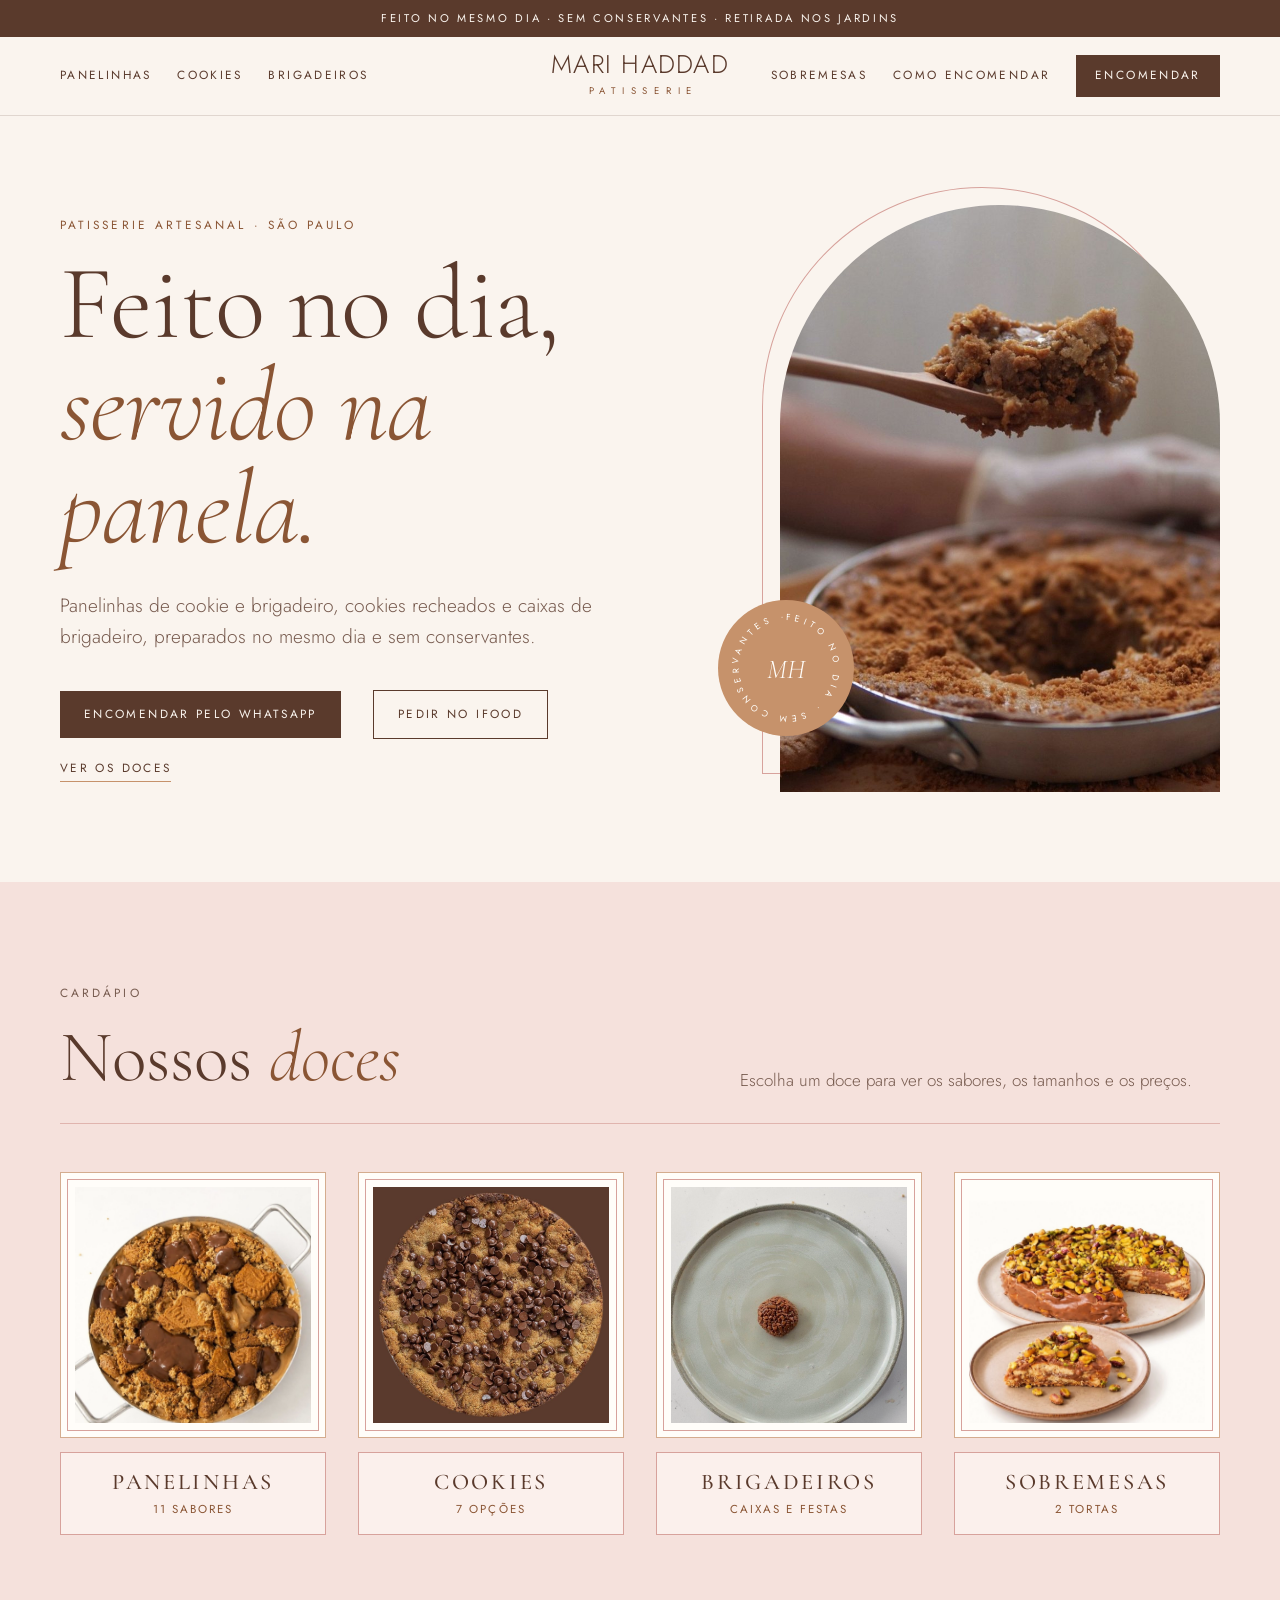
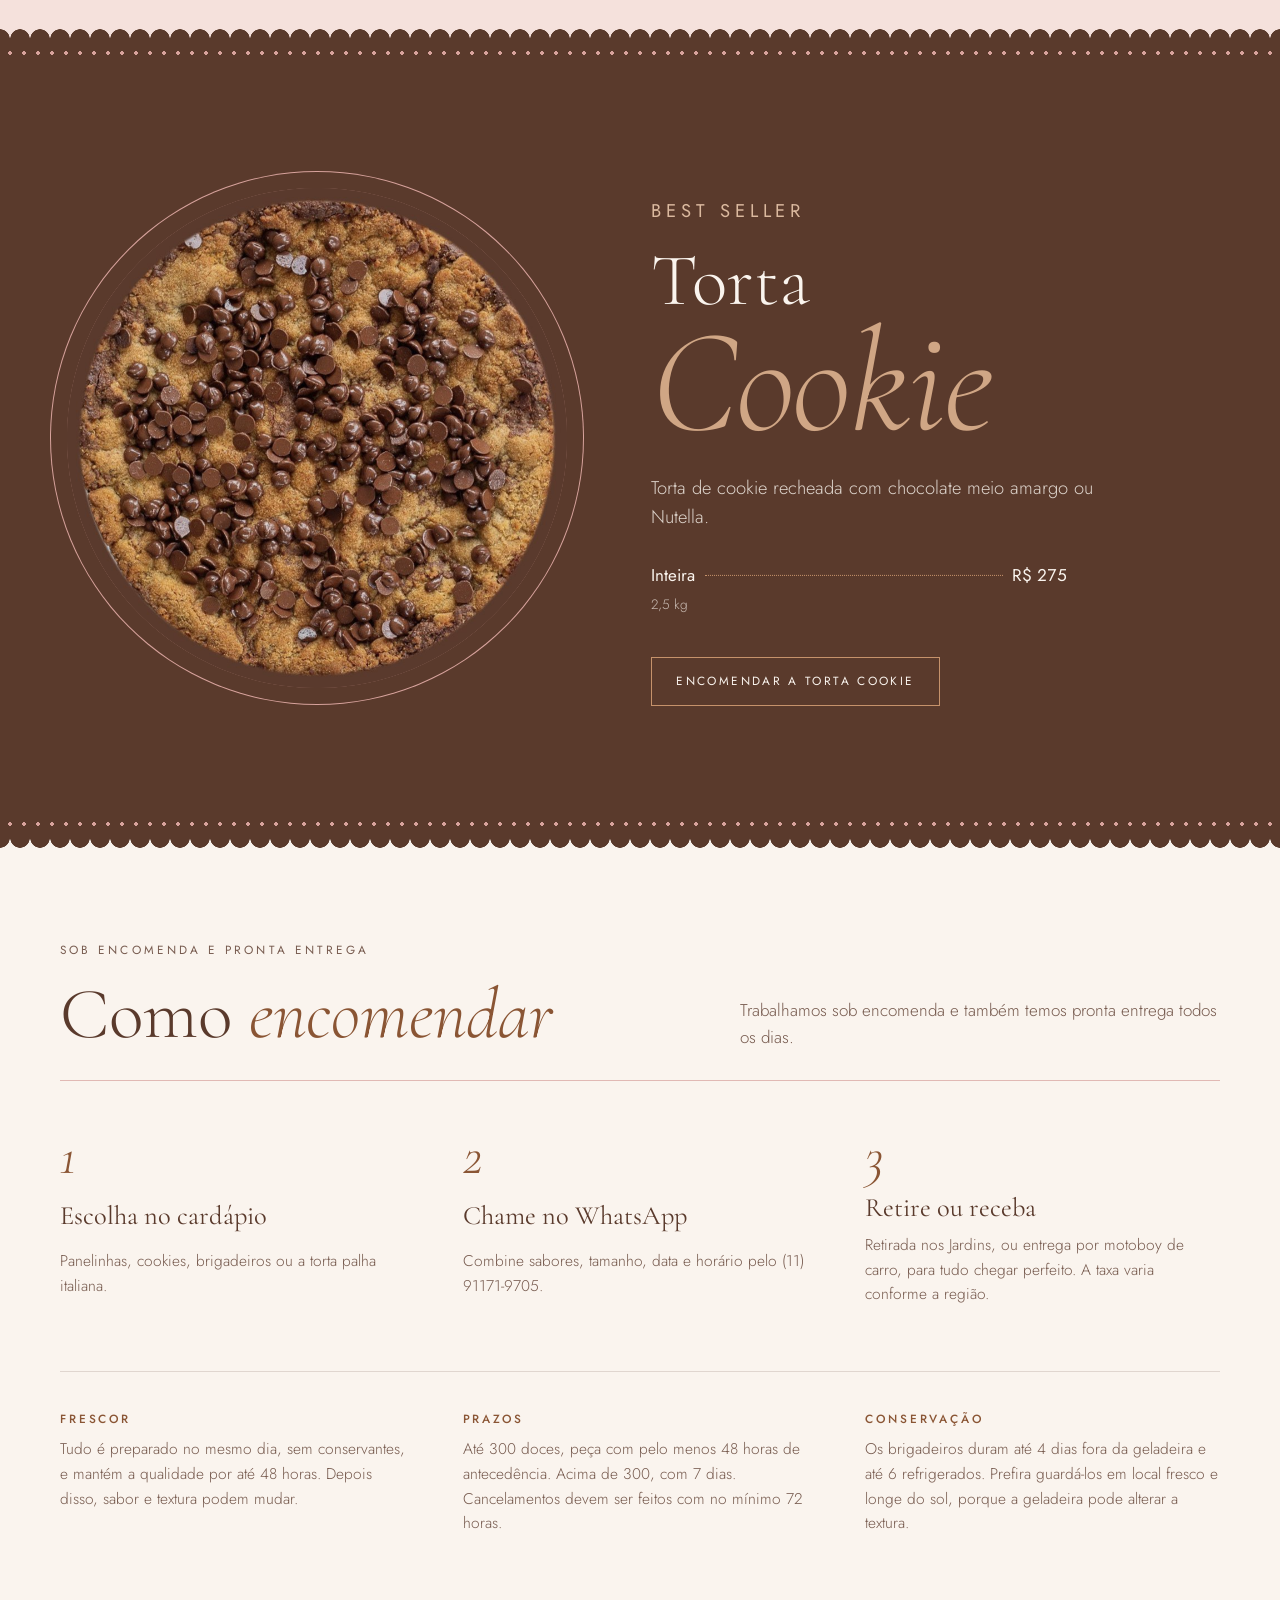
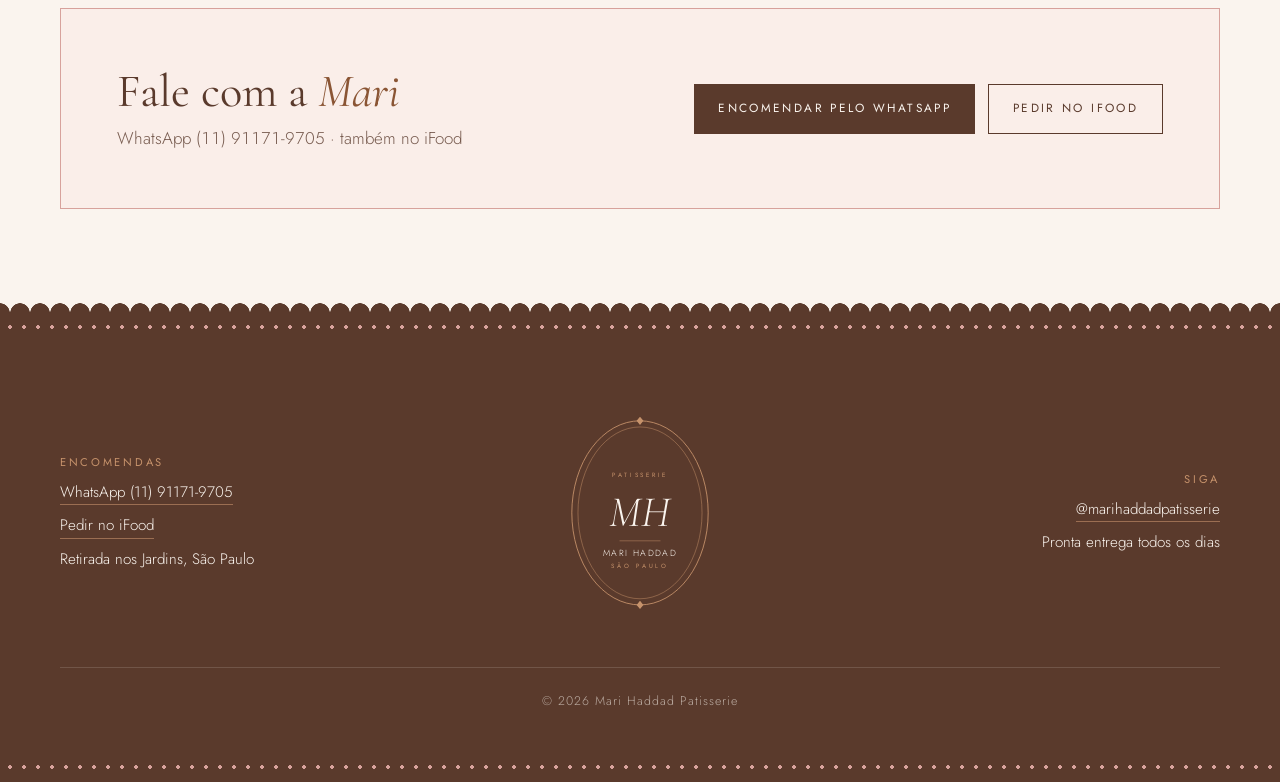
<file: index.html>
<!DOCTYPE html>
<html lang="pt-BR">
<head>
<meta charset="utf-8">
<meta name="viewport" content="width=device-width, initial-scale=1">
<title>Mari Haddad Patisserie</title>
<meta name="description" content="Panelinhas de cookie e brigadeiro, cookies recheados, caixas de brigadeiro e tortas, feitos no dia e sem conservantes. Encomendas pelo WhatsApp, retirada nos Jardins, São Paulo.">
<meta property="og:title" content="Mari Haddad Patisserie">
<meta property="og:description" content="Panelinhas de cookie e brigadeiro, cookies recheados, caixas de brigadeiro e tortas, feitos no dia e sem conservantes. Encomendas pelo WhatsApp, retirada nos Jardins, São Paulo.">
<meta property="og:type" content="website">
<meta property="og:url" content="https://marihaddadpatisserie.pages.dev/">
<meta property="og:image" content="https://marihaddadpatisserie.pages.dev/img/og-logo.jpg">
<meta property="og:image:width" content="1200">
<meta property="og:image:height" content="630">
<meta property="og:image:alt" content="Logo Mari Haddad Patisserie">
<meta name="twitter:card" content="summary_large_image">
<meta name="theme-color" content="#5A3A2C">
<link rel="icon" type="image/png" sizes="512x512" href="/img/icone-512.png">
<link rel="apple-touch-icon" href="/img/icone-180.png">
<link rel="preconnect" href="https://fonts.googleapis.com">
<link rel="preconnect" href="https://fonts.gstatic.com" crossorigin>
<link rel="stylesheet" href="https://fonts.googleapis.com/css2?family=Cormorant+Garamond:ital,wght@0,300;0,400;0,500;1,300;1,400&amp;family=Jost:wght@300;400;500&amp;display=swap">
<link rel="stylesheet" href="estilo.css?v=9">
</head>
<body>

<div class="aviso">Feito no mesmo dia · Sem conservantes · Retirada nos Jardins</div>

<header class="cabecalho">
  <div class="cabecalho-inner">
    <nav class="nav nav-esq" aria-label="Cardápio"><a href="panelinhas.html">Panelinhas</a><a href="cookies.html">Cookies</a><a href="brigadeiros.html">Brigadeiros</a></nav>
    <a class="marca" href="index.html" aria-label="Mari Haddad Patisserie, início">
      <span class="marca-nome">MARI HADDAD</span>
      <span class="marca-sub">PATISSERIE</span>
    </a>
    <div class="nav nav-dir"><a href="sobremesa.html">Sobremesas</a><a href="index.html#encomendar">Como encomendar</a><a class="botao" href="https://wa.me/5511911719705?text=Ol%C3%A1%21%20Vim%20pelo%20site%20e%20gostaria%20de%20fazer%20uma%20encomenda." target="_blank" rel="noopener">Encomendar</a></div>
  </div>
  <nav class="nav-movel" aria-label="Seções"><a href="panelinhas.html">Panelinhas</a><a href="cookies.html">Cookies</a><a href="brigadeiros.html">Brigadeiros</a><a href="sobremesa.html">Sobremesas</a><a href="index.html#encomendar">Como encomendar</a></nav>
</header>

<main id="inicio">

  <section class="envelope hero">
    <div>
      <p class="sobre">Patisserie artesanal · São Paulo</p>
      <h1>Feito no dia, <em>servido na panela.</em></h1>
      <p class="lead">Panelinhas de cookie e brigadeiro, cookies recheados e caixas de brigadeiro, preparados no mesmo dia e sem conservantes.</p>
      <div class="acoes">
        <a class="botao" href="https://wa.me/5511911719705?text=Ol%C3%A1%21%20Vim%20pelo%20site%20e%20gostaria%20de%20fazer%20uma%20encomenda." target="_blank" rel="noopener">Encomendar pelo WhatsApp</a>
        <a class="botao contorno" href="https://www.ifood.com.br/delivery/sao-paulo-sp/mari-haddad-patisserie-jardim-paulista/df8070f5-108a-404f-ae7b-5e5f207d415b" target="_blank" rel="noopener">Pedir no iFood</a>
        <a class="link-seta" href="#doces">Ver os doces</a>
      </div>
    </div>
    <div class="hero-foto">
      <figure class="arco"><img src="img/lotus-biscoff.jpg" alt="Colherada da panelinha Lotus Biscoff" width="802" height="1100" fetchpriority="high"></figure>
      <svg class="selo" viewBox="0 0 200 200" aria-hidden="true">
            <circle cx="100" cy="100" r="100" class="selo-fundo"/>
            <defs><path id="anel" d="M100,30 a70,70 0 1,1 -0.01,0"/></defs>
            <g class="selo-anel"><text><textPath href="#anel" textLength="436" lengthAdjust="spacing">FEITO NO DIA • SEM CONSERVANTES • </textPath></text></g>
            <text x="100" y="114" text-anchor="middle" class="selo-mh">MH</text>
          </svg>
    </div>
  </section>

  <section class="secao secao-rose" id="doces" aria-labelledby="t-doces">
    <div class="envelope">
      <div class="secao-cab">
        <div>
          <p class="sobre">Cardápio</p>
          <h2 id="t-doces">Nossos <em>doces</em></h2>
        </div>
        <p>Escolha um doce para ver os sabores, os tamanhos e os preços.</p>
      </div>
      <div class="categorias">
        <a class="categoria" href="panelinhas.html">
          <figure class="moldura"><span class="quadro"><img src="img/lotus-cookie.jpg" alt="" width="1060" height="1100" loading="lazy"></span></figure>
          <span class="rotulo-cat"><strong>Panelinhas</strong><span>11 sabores</span></span>
        </a>
        <a class="categoria" href="cookies.html">
          <figure class="moldura"><span class="quadro"><img class="escuro" src="img/torta-cookie.jpg" alt="" width="900" height="900" loading="lazy"></span></figure>
          <span class="rotulo-cat"><strong>Cookies</strong><span>7 opções</span></span>
        </a>
        <a class="categoria" href="brigadeiros.html">
          <figure class="moldura"><span class="quadro"><img src="img/brigadeiro-prato.jpg" alt="" width="990" height="767" loading="lazy"></span></figure>
          <span class="rotulo-cat"><strong>Brigadeiros</strong><span>Caixas e festas</span></span>
        </a>
        <a class="categoria" href="sobremesa.html">
          <figure class="moldura"><span class="quadro"><img src="img/torta-palha-pistache.jpg" alt="" width="988" height="1100" loading="lazy"></span></figure>
          <span class="rotulo-cat"><strong>Sobremesas</strong><span>2 tortas</span></span>
        </a>
      </div>
    </div>
  </section>

  <section class="destaque" id="best-seller" aria-labelledby="t-best">
    <div class="perolas" aria-hidden="true"></div>
    <div class="envelope destaque-inner">
      <figure class="prato"><img src="img/torta-cookie.jpg" alt="Torta Cookie vista de cima, coberta de gotas de chocolate" width="900" height="900" loading="lazy"></figure>
      <div>
        <p class="sobre">Best seller</p>
        <h2 id="t-best">Torta <em>Cookie</em></h2>
        <p>Torta de cookie recheada com chocolate meio amargo ou Nutella.</p>
        <div class="menu"><div class="linha"><span class="rot">Inteira</span><span class="pontos" aria-hidden="true"></span><span class="valor">R$ 275</span></div><span class="nota">2,5 kg</span></div>
        <a class="botao" href="https://wa.me/5511911719705?text=Ol%C3%A1%21%20Vim%20pelo%20site%20e%20gostaria%20de%20encomendar%3A%20Torta%20Cookie." target="_blank" rel="noopener">Encomendar a Torta Cookie</a>
      </div>
    </div>
    <div class="perolas" aria-hidden="true"></div>
  </section>

  <section class="secao" id="encomendar" aria-labelledby="t-enc">
    <div class="envelope">
      <div class="secao-cab">
        <div>
          <p class="sobre">Sob encomenda e pronta entrega</p>
          <h2 id="t-enc">Como <em>encomendar</em></h2>
        </div>
        <p>Trabalhamos sob encomenda e também temos pronta entrega todos os dias.</p>
      </div>
      <ol class="passos">
        <li><h3>Escolha no cardápio</h3><p>Panelinhas, cookies, brigadeiros ou a torta palha italiana.</p></li>
        <li><h3>Chame no WhatsApp</h3><p>Combine sabores, tamanho, data e horário pelo (11) 91171-9705.</p></li>
        <li><h3>Retire ou receba</h3><p>Retirada nos Jardins, ou entrega por motoboy de carro, para tudo chegar perfeito. A taxa varia conforme a região.</p></li>
      </ol>
      <div class="infos">
        <div><h3>Frescor</h3><p>Tudo é preparado no mesmo dia, sem conservantes, e mantém a qualidade por até 48 horas. Depois disso, sabor e textura podem mudar.</p></div>
        <div><h3>Prazos</h3><p>Até 300 doces, peça com pelo menos 48 horas de antecedência. Acima de 300, com 7 dias. Cancelamentos devem ser feitos com no mínimo 72 horas.</p></div>
        <div><h3>Conservação</h3><p>Os brigadeiros duram até 4 dias fora da geladeira e até 6 refrigerados. Prefira guardá-los em local fresco e longe do sol, porque a geladeira pode alterar a textura.</p></div>
      </div>
      <div class="chamada">
        <div>
          <h3>Fale com a <em>Mari</em></h3>
          <p>WhatsApp (11) 91171-9705 · também no iFood</p>
        </div>
        <div class="chamada-botoes">
          <a class="botao" href="https://wa.me/5511911719705?text=Ol%C3%A1%21%20Vim%20pelo%20site%20e%20gostaria%20de%20fazer%20uma%20encomenda." target="_blank" rel="noopener">Encomendar pelo WhatsApp</a>
          <a class="botao contorno" href="https://www.ifood.com.br/delivery/sao-paulo-sp/mari-haddad-patisserie-jardim-paulista/df8070f5-108a-404f-ae7b-5e5f207d415b" target="_blank" rel="noopener">Pedir no iFood</a>
        </div>
      </div>
    </div>
  </section>

</main>

<footer class="rodape">
  <div class="perolas" aria-hidden="true"></div>
  <div class="envelope rodape-corpo">
    <div class="rodape-inner">
      <div class="rodape-col">
        <span class="rotulo">Encomendas</span>
        <a href="https://wa.me/5511911719705?text=Ol%C3%A1%21%20Vim%20pelo%20site%20e%20gostaria%20de%20fazer%20uma%20encomenda." target="_blank" rel="noopener">WhatsApp (11) 91171-9705</a>
        <a href="https://www.ifood.com.br/delivery/sao-paulo-sp/mari-haddad-patisserie-jardim-paulista/df8070f5-108a-404f-ae7b-5e5f207d415b" target="_blank" rel="noopener">Pedir no iFood</a>
        <span>Retirada nos Jardins, São Paulo</span>
      </div>
      <svg class="brasao" viewBox="0 0 220 290" role="img" aria-label="Mari Haddad Patisserie, São Paulo">
          <ellipse cx="110" cy="145" rx="100" ry="135" class="b-traco"/>
          <ellipse cx="110" cy="145" rx="91" ry="126" class="b-traco fino"/>
          <path d="M110 4 l5 6 -5 6 -5 -6z M110 274 l5 6 -5 6 -5 -6z" class="b-ponto"/>
          <text x="110" y="92" text-anchor="middle" class="b-sup">PATISSERIE</text>
          <text x="110" y="165" text-anchor="middle" class="b-mh">MH</text>
          <line x1="80" y1="186" x2="140" y2="186" class="b-traco fino"/>
          <text x="110" y="208" text-anchor="middle" class="b-nome">MARI HADDAD</text>
          <text x="110" y="226" text-anchor="middle" class="b-sup">SÃO PAULO</text>
        </svg>
      <div class="rodape-col dir">
        <span class="rotulo">Siga</span>
        <a href="https://www.instagram.com/marihaddadpatisserie/" target="_blank" rel="noopener">@marihaddadpatisserie</a>
        <span>Pronta entrega todos os dias</span>
      </div>
    </div>
    <p class="copyright">© 2026 Mari Haddad Patisserie</p>
  </div>
  <div class="perolas" aria-hidden="true"></div>
</footer>

<a class="botao flutuante" href="https://wa.me/5511911719705?text=Ol%C3%A1%21%20Vim%20pelo%20site%20e%20gostaria%20de%20fazer%20uma%20encomenda." target="_blank" rel="noopener">Encomendar</a>

<script>
(function () {
  var botao = document.querySelector('.flutuante');
  var topo = document.querySelector('.hero .acoes');
  if (!botao) return;
  if (!topo || !('IntersectionObserver' in window)) { botao.classList.add('visivel'); return; }
  new IntersectionObserver(function (itens) {
    botao.classList.toggle('visivel', !itens[0].isIntersecting);
  }).observe(topo);
})();
</script>

</body>
</html>
</file>
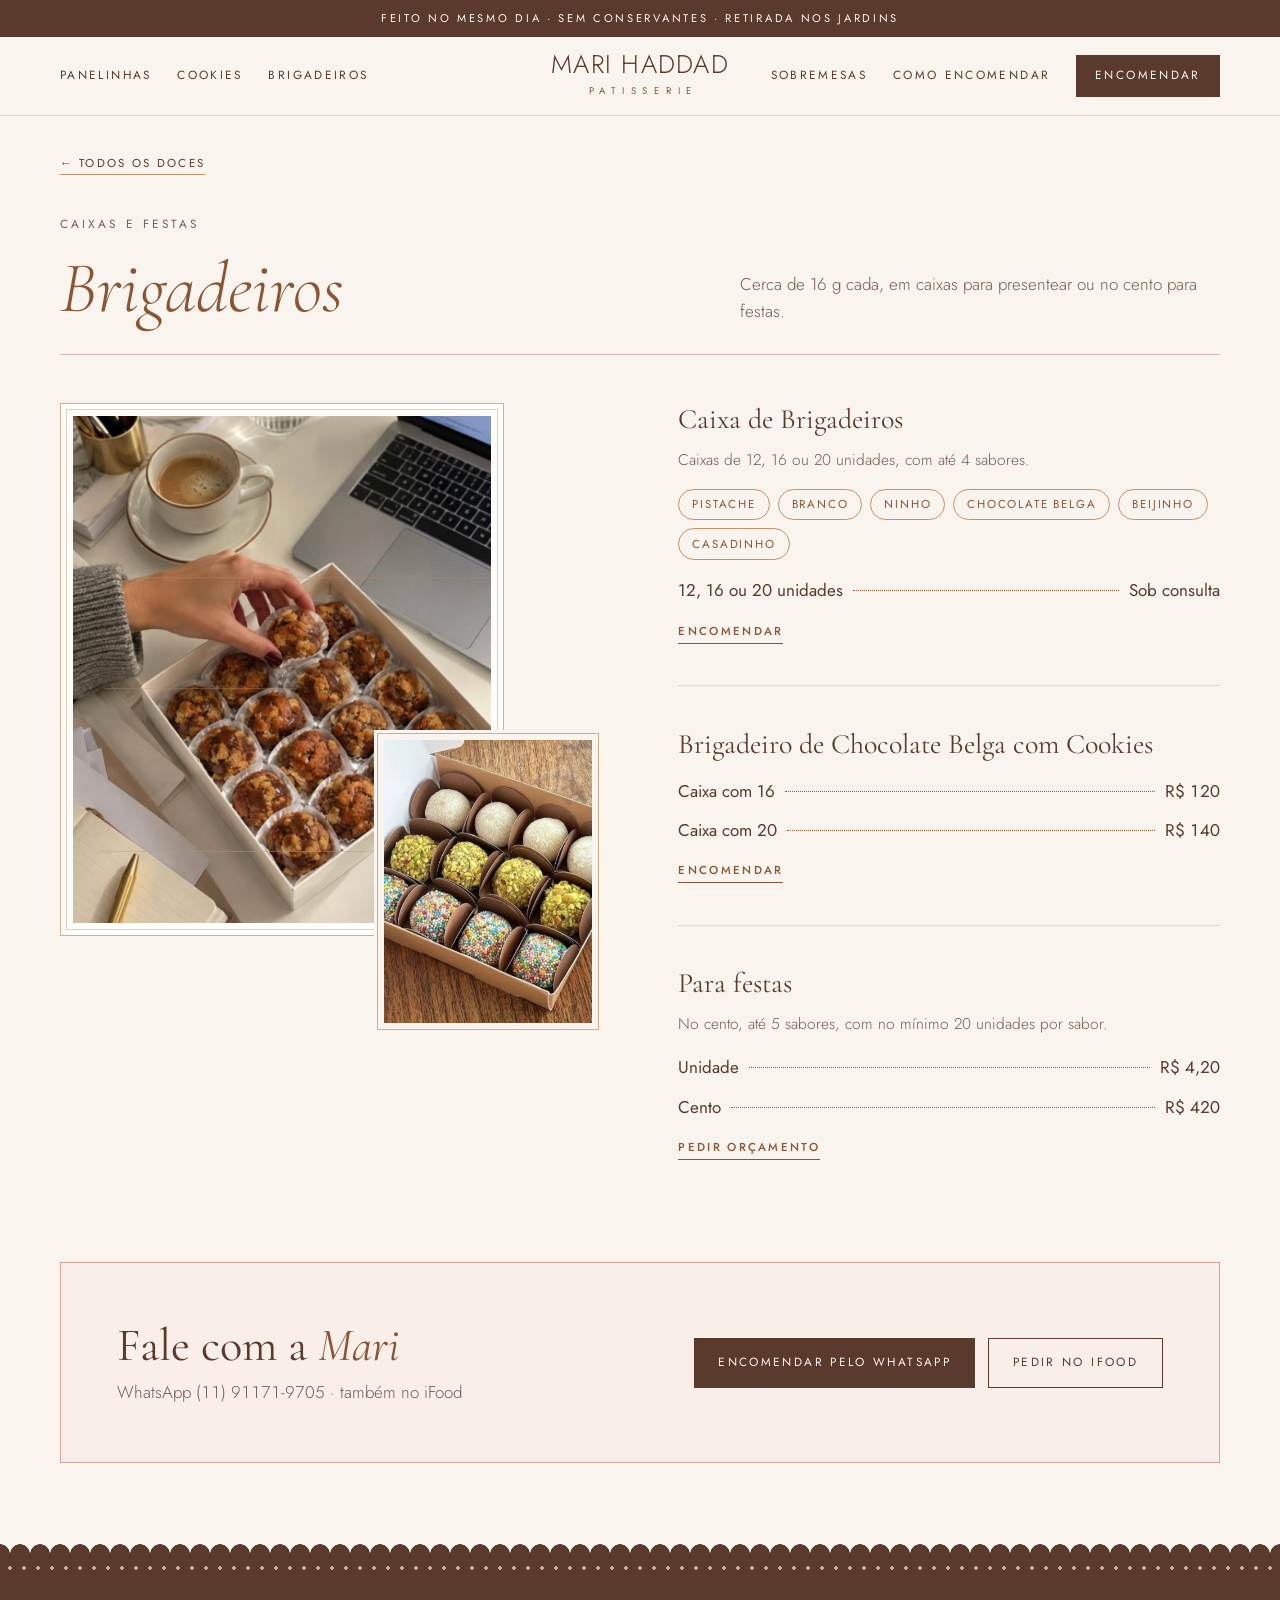
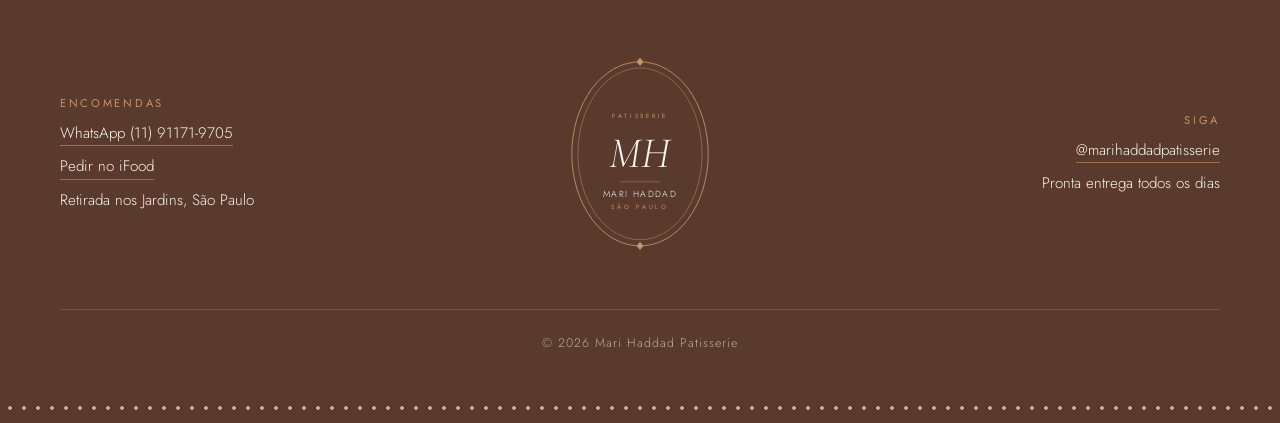
<file: brigadeiros.html>
<!DOCTYPE html>
<html lang="pt-BR">
<head>
<meta charset="utf-8">
<meta name="viewport" content="width=device-width, initial-scale=1">
<title>Brigadeiros · Mari Haddad Patisserie</title>
<meta name="description" content="Caixas de brigadeiro, brigadeiro de chocolate belga com cookies e brigadeiros para festas da Mari Haddad Patisserie.">
<meta property="og:title" content="Brigadeiros · Mari Haddad Patisserie">
<meta property="og:description" content="Caixas de brigadeiro, brigadeiro de chocolate belga com cookies e brigadeiros para festas da Mari Haddad Patisserie.">
<meta property="og:type" content="website">
<meta property="og:url" content="https://marihaddadpatisserie.pages.dev/brigadeiros">
<meta property="og:image" content="https://marihaddadpatisserie.pages.dev/img/og-logo.jpg">
<meta property="og:image:width" content="1200">
<meta property="og:image:height" content="630">
<meta property="og:image:alt" content="Logo Mari Haddad Patisserie">
<meta name="twitter:card" content="summary_large_image">
<meta name="theme-color" content="#5A3A2C">
<link rel="icon" type="image/png" sizes="512x512" href="/img/icone-512.png">
<link rel="apple-touch-icon" href="/img/icone-180.png">
<link rel="preconnect" href="https://fonts.googleapis.com">
<link rel="preconnect" href="https://fonts.gstatic.com" crossorigin>
<link rel="stylesheet" href="https://fonts.googleapis.com/css2?family=Cormorant+Garamond:ital,wght@0,300;0,400;0,500;1,300;1,400&amp;family=Jost:wght@300;400;500&amp;display=swap">
<link rel="stylesheet" href="estilo.css?v=9">
</head>
<body>

<div class="aviso">Feito no mesmo dia · Sem conservantes · Retirada nos Jardins</div>

<header class="cabecalho">
  <div class="cabecalho-inner">
    <nav class="nav nav-esq" aria-label="Cardápio"><a href="panelinhas.html">Panelinhas</a><a href="cookies.html">Cookies</a><a href="brigadeiros.html">Brigadeiros</a></nav>
    <a class="marca" href="index.html" aria-label="Mari Haddad Patisserie, início">
      <span class="marca-nome">MARI HADDAD</span>
      <span class="marca-sub">PATISSERIE</span>
    </a>
    <div class="nav nav-dir"><a href="sobremesa.html">Sobremesas</a><a href="index.html#encomendar">Como encomendar</a><a class="botao" href="https://wa.me/5511911719705?text=Ol%C3%A1%21%20Vim%20pelo%20site%20e%20gostaria%20de%20fazer%20uma%20encomenda." target="_blank" rel="noopener">Encomendar</a></div>
  </div>
  <nav class="nav-movel" aria-label="Seções"><a href="panelinhas.html">Panelinhas</a><a href="cookies.html">Cookies</a><a href="brigadeiros.html">Brigadeiros</a><a href="sobremesa.html">Sobremesas</a><a href="index.html#encomendar">Como encomendar</a></nav>
</header>

<main id="inicio" class="pagina-cat">

  <nav class="envelope voltar" aria-label="Voltar"><a href="index.html#doces">← Todos os doces</a></nav>

  <section class="secao" id="brigadeiros" aria-labelledby="t-brig">
    <div class="envelope">
      <div class="secao-cab">
        <div>
          <p class="sobre">Caixas e festas</p>
          <h2 id="t-brig"><em>Brigadeiros</em></h2>
        </div>
        <p>Cerca de 16 g cada, em caixas para presentear ou no cento para festas.</p>
      </div>
      <div class="brig">
        <figure class="colagem">
          <img class="grande" src="img/caixa-cookies.jpg" alt="Caixa de brigadeiros de chocolate belga com cookies" width="916" height="1100" loading="lazy">
          <img class="pequena" src="img/caixa-brigadeiros.jpg" alt="Caixa de brigadeiros de pistache, branco e com granulado colorido" width="377" height="505" loading="lazy">
        </figure>
        <div class="blocos">
          <div class="bloco">
            <h3>Caixa de Brigadeiros</h3>
            <p>Caixas de 12, 16 ou 20 unidades, com até 4 sabores.</p>
            <ul class="sabores" aria-label="Sabores">
              <li>Pistache</li><li>Branco</li><li>Ninho</li><li>Chocolate belga</li><li>Beijinho</li><li>Casadinho</li>
            </ul>
            <div class="menu"><div class="linha"><span class="rot">12, 16 ou 20 unidades</span><span class="pontos" aria-hidden="true"></span><span class="valor">Sob consulta</span></div></div>
            <a class="pedir" href="https://wa.me/5511911719705?text=Ol%C3%A1%21%20Vim%20pelo%20site%20e%20gostaria%20de%20encomendar%3A%20Caixa%20de%20Brigadeiros." target="_blank" rel="noopener">Encomendar</a>
          </div>
          <div class="bloco">
            <h3>Brigadeiro de Chocolate Belga com Cookies</h3>
            <div class="menu"><div class="linha"><span class="rot">Caixa com 16</span><span class="pontos" aria-hidden="true"></span><span class="valor">R$ 120</span></div><div class="linha"><span class="rot">Caixa com 20</span><span class="pontos" aria-hidden="true"></span><span class="valor">R$ 140</span></div></div>
            <a class="pedir" href="https://wa.me/5511911719705?text=Ol%C3%A1%21%20Vim%20pelo%20site%20e%20gostaria%20de%20encomendar%3A%20Brigadeiro%20de%20Chocolate%20Belga%20com%20Cookies." target="_blank" rel="noopener">Encomendar</a>
          </div>
          <div class="bloco">
            <h3>Para festas</h3>
            <p>No cento, até 5 sabores, com no mínimo 20 unidades por sabor.</p>
            <div class="menu"><div class="linha"><span class="rot">Unidade</span><span class="pontos" aria-hidden="true"></span><span class="valor">R$ 4,20</span></div><div class="linha"><span class="rot">Cento</span><span class="pontos" aria-hidden="true"></span><span class="valor">R$ 420</span></div></div>
            <a class="pedir" href="https://wa.me/5511911719705?text=Ol%C3%A1%21%20Vim%20pelo%20site%20e%20gostaria%20de%20encomendar%3A%20Brigadeiros%20para%20festa%20%28cento%29." target="_blank" rel="noopener">Pedir orçamento</a>
          </div>
        </div>
      </div>
    </div>
  </section>

  <section class="envelope chamada-pagina" aria-label="Encomendar">
      <div class="chamada">
        <div>
          <h3>Fale com a <em>Mari</em></h3>
          <p>WhatsApp (11) 91171-9705 · também no iFood</p>
        </div>
        <div class="chamada-botoes">
          <a class="botao" href="https://wa.me/5511911719705?text=Ol%C3%A1%21%20Vim%20pelo%20site%20e%20gostaria%20de%20fazer%20uma%20encomenda." target="_blank" rel="noopener">Encomendar pelo WhatsApp</a>
          <a class="botao contorno" href="https://www.ifood.com.br/delivery/sao-paulo-sp/mari-haddad-patisserie-jardim-paulista/df8070f5-108a-404f-ae7b-5e5f207d415b" target="_blank" rel="noopener">Pedir no iFood</a>
        </div>
      </div>
  </section>

</main>

<footer class="rodape">
  <div class="perolas" aria-hidden="true"></div>
  <div class="envelope rodape-corpo">
    <div class="rodape-inner">
      <div class="rodape-col">
        <span class="rotulo">Encomendas</span>
        <a href="https://wa.me/5511911719705?text=Ol%C3%A1%21%20Vim%20pelo%20site%20e%20gostaria%20de%20fazer%20uma%20encomenda." target="_blank" rel="noopener">WhatsApp (11) 91171-9705</a>
        <a href="https://www.ifood.com.br/delivery/sao-paulo-sp/mari-haddad-patisserie-jardim-paulista/df8070f5-108a-404f-ae7b-5e5f207d415b" target="_blank" rel="noopener">Pedir no iFood</a>
        <span>Retirada nos Jardins, São Paulo</span>
      </div>
      <svg class="brasao" viewBox="0 0 220 290" role="img" aria-label="Mari Haddad Patisserie, São Paulo">
          <ellipse cx="110" cy="145" rx="100" ry="135" class="b-traco"/>
          <ellipse cx="110" cy="145" rx="91" ry="126" class="b-traco fino"/>
          <path d="M110 4 l5 6 -5 6 -5 -6z M110 274 l5 6 -5 6 -5 -6z" class="b-ponto"/>
          <text x="110" y="92" text-anchor="middle" class="b-sup">PATISSERIE</text>
          <text x="110" y="165" text-anchor="middle" class="b-mh">MH</text>
          <line x1="80" y1="186" x2="140" y2="186" class="b-traco fino"/>
          <text x="110" y="208" text-anchor="middle" class="b-nome">MARI HADDAD</text>
          <text x="110" y="226" text-anchor="middle" class="b-sup">SÃO PAULO</text>
        </svg>
      <div class="rodape-col dir">
        <span class="rotulo">Siga</span>
        <a href="https://www.instagram.com/marihaddadpatisserie/" target="_blank" rel="noopener">@marihaddadpatisserie</a>
        <span>Pronta entrega todos os dias</span>
      </div>
    </div>
    <p class="copyright">© 2026 Mari Haddad Patisserie</p>
  </div>
  <div class="perolas" aria-hidden="true"></div>
</footer>

<a class="botao flutuante" href="https://wa.me/5511911719705?text=Ol%C3%A1%21%20Vim%20pelo%20site%20e%20gostaria%20de%20fazer%20uma%20encomenda." target="_blank" rel="noopener">Encomendar</a>

<script>
(function () {
  var botao = document.querySelector('.flutuante');
  var topo = document.querySelector('.hero .acoes');
  if (!botao) return;
  if (!topo || !('IntersectionObserver' in window)) { botao.classList.add('visivel'); return; }
  new IntersectionObserver(function (itens) {
    botao.classList.toggle('visivel', !itens[0].isIntersecting);
  }).observe(topo);
})();
</script>

</body>
</html>
</file>
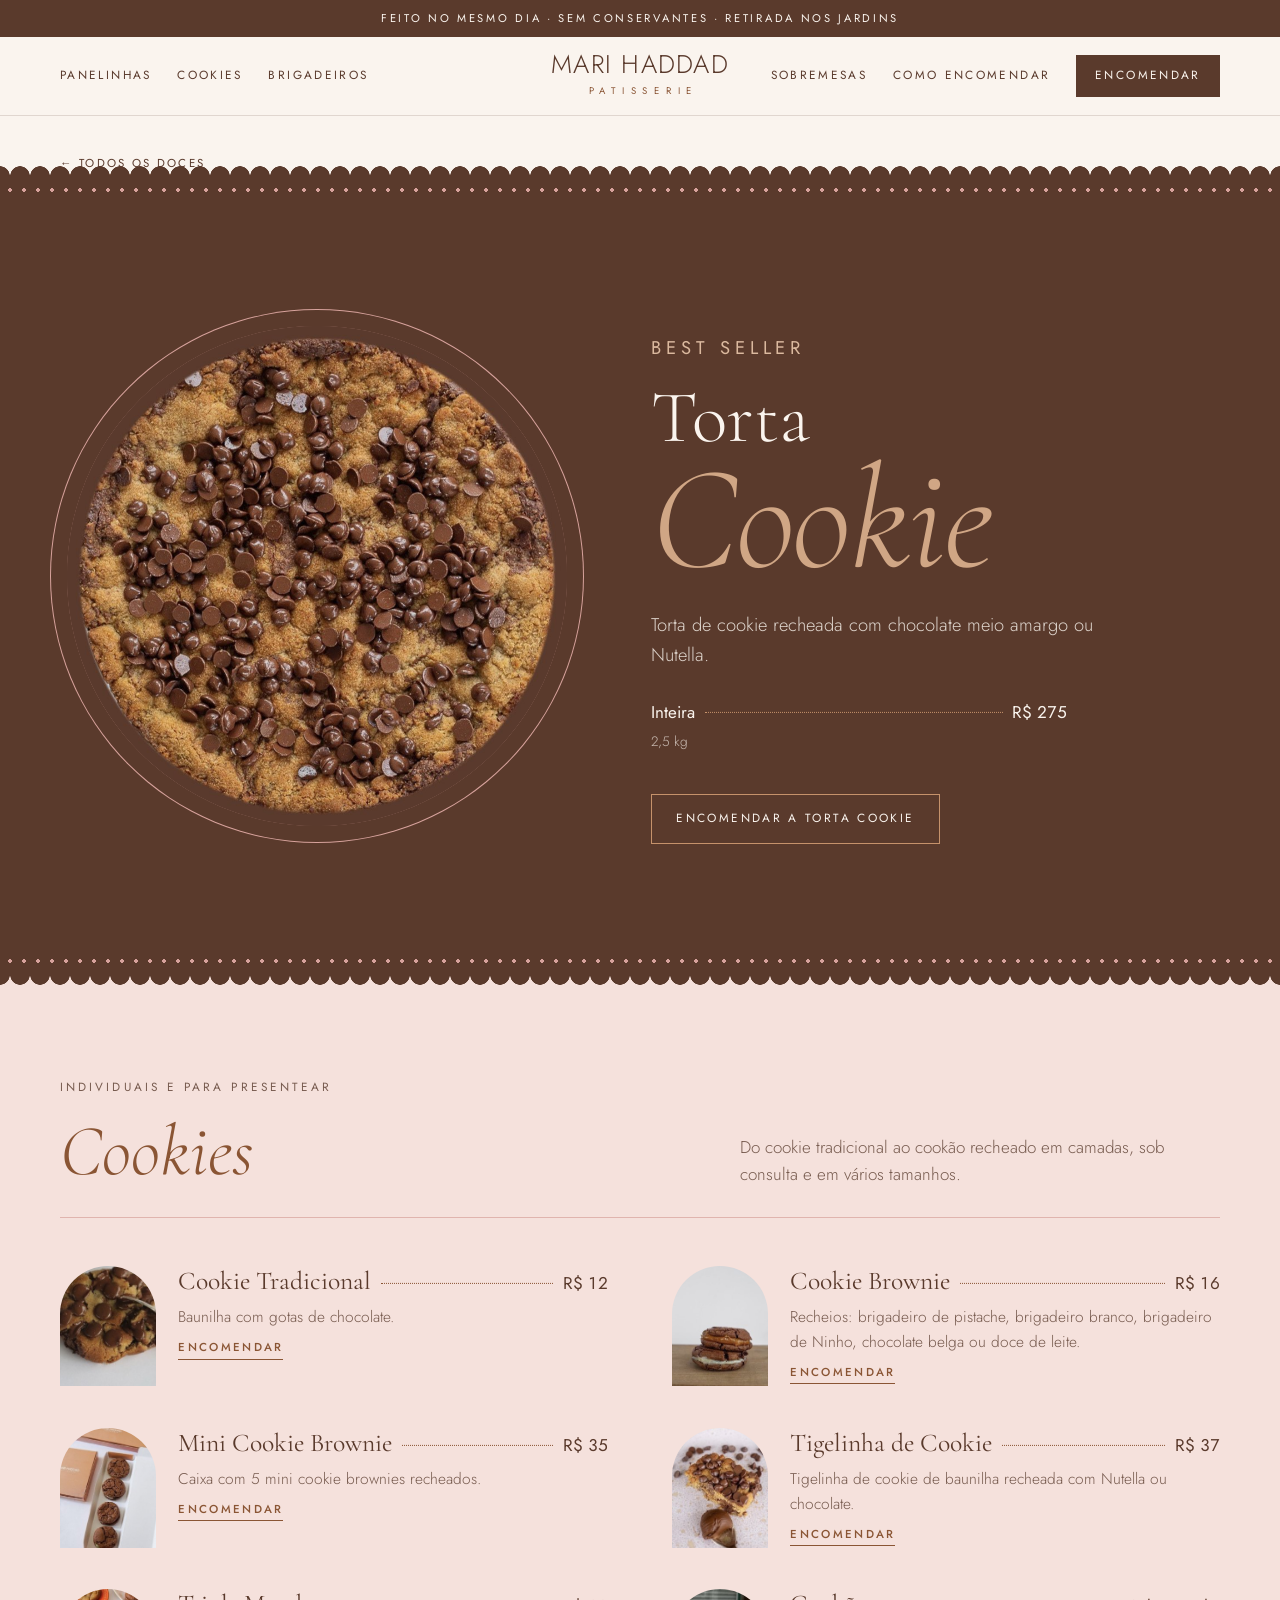
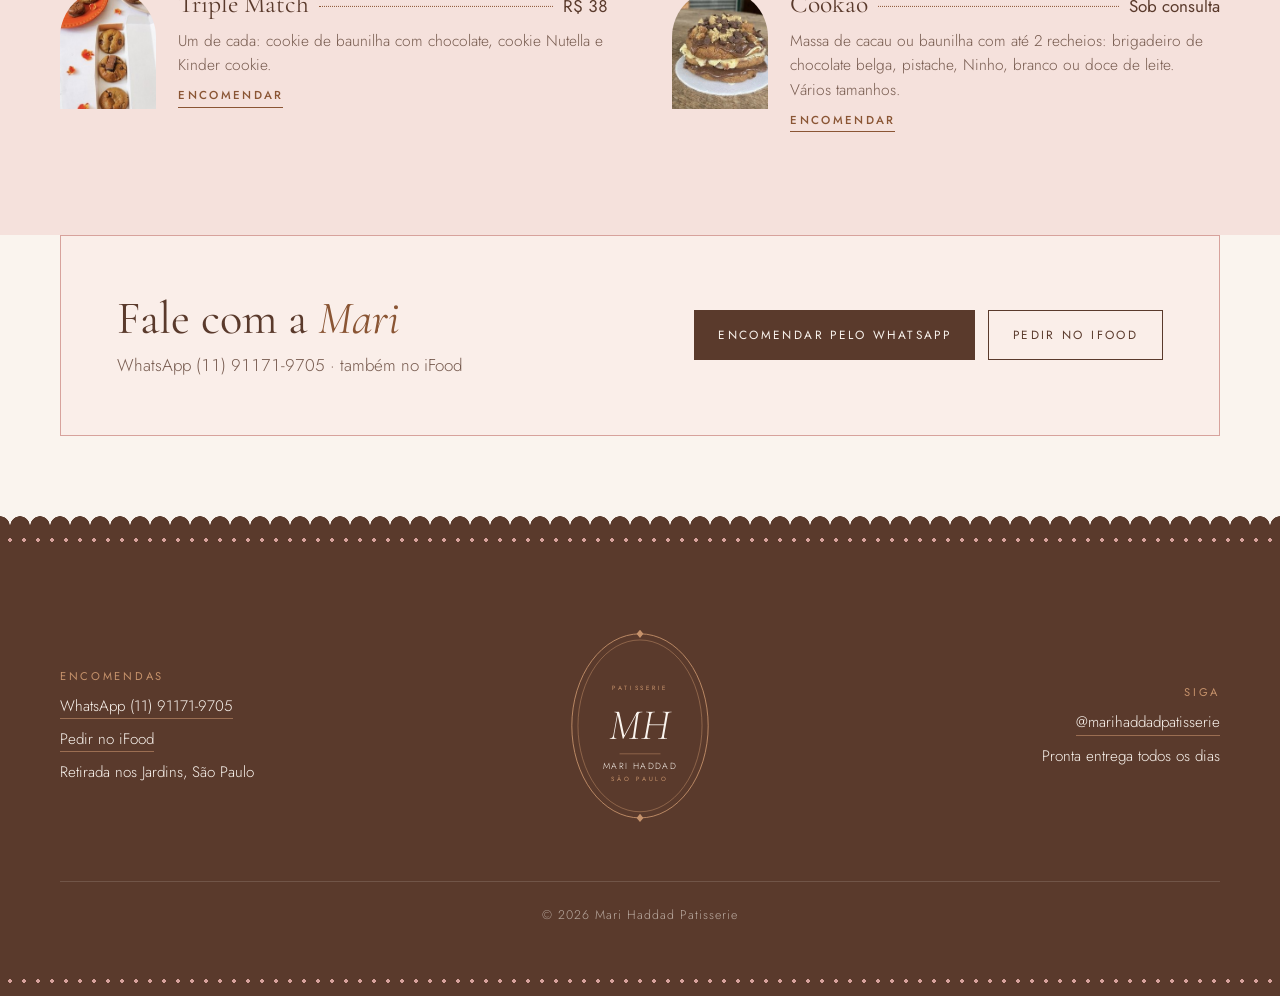
<file: cookies.html>
<!DOCTYPE html>
<html lang="pt-BR">
<head>
<meta charset="utf-8">
<meta name="viewport" content="width=device-width, initial-scale=1">
<title>Cookies · Mari Haddad Patisserie</title>
<meta name="description" content="Torta Cookie, cookie tradicional, cookie brownie, tigelinha, Triple Match e cookão da Mari Haddad Patisserie.">
<meta property="og:title" content="Cookies · Mari Haddad Patisserie">
<meta property="og:description" content="Torta Cookie, cookie tradicional, cookie brownie, tigelinha, Triple Match e cookão da Mari Haddad Patisserie.">
<meta property="og:type" content="website">
<meta property="og:url" content="https://marihaddadpatisserie.pages.dev/cookies">
<meta property="og:image" content="https://marihaddadpatisserie.pages.dev/img/og-logo.jpg">
<meta property="og:image:width" content="1200">
<meta property="og:image:height" content="630">
<meta property="og:image:alt" content="Logo Mari Haddad Patisserie">
<meta name="twitter:card" content="summary_large_image">
<meta name="theme-color" content="#5A3A2C">
<link rel="icon" type="image/png" sizes="512x512" href="/img/icone-512.png">
<link rel="apple-touch-icon" href="/img/icone-180.png">
<link rel="preconnect" href="https://fonts.googleapis.com">
<link rel="preconnect" href="https://fonts.gstatic.com" crossorigin>
<link rel="stylesheet" href="https://fonts.googleapis.com/css2?family=Cormorant+Garamond:ital,wght@0,300;0,400;0,500;1,300;1,400&amp;family=Jost:wght@300;400;500&amp;display=swap">
<link rel="stylesheet" href="estilo.css?v=9">
</head>
<body>

<div class="aviso">Feito no mesmo dia · Sem conservantes · Retirada nos Jardins</div>

<header class="cabecalho">
  <div class="cabecalho-inner">
    <nav class="nav nav-esq" aria-label="Cardápio"><a href="panelinhas.html">Panelinhas</a><a href="cookies.html">Cookies</a><a href="brigadeiros.html">Brigadeiros</a></nav>
    <a class="marca" href="index.html" aria-label="Mari Haddad Patisserie, início">
      <span class="marca-nome">MARI HADDAD</span>
      <span class="marca-sub">PATISSERIE</span>
    </a>
    <div class="nav nav-dir"><a href="sobremesa.html">Sobremesas</a><a href="index.html#encomendar">Como encomendar</a><a class="botao" href="https://wa.me/5511911719705?text=Ol%C3%A1%21%20Vim%20pelo%20site%20e%20gostaria%20de%20fazer%20uma%20encomenda." target="_blank" rel="noopener">Encomendar</a></div>
  </div>
  <nav class="nav-movel" aria-label="Seções"><a href="panelinhas.html">Panelinhas</a><a href="cookies.html">Cookies</a><a href="brigadeiros.html">Brigadeiros</a><a href="sobremesa.html">Sobremesas</a><a href="index.html#encomendar">Como encomendar</a></nav>
</header>

<main id="inicio" class="pagina-cat">

  <nav class="envelope voltar" aria-label="Voltar"><a href="index.html#doces">← Todos os doces</a></nav>

  <section class="destaque" id="best-seller" aria-labelledby="t-best">
    <div class="perolas" aria-hidden="true"></div>
    <div class="envelope destaque-inner">
      <figure class="prato"><img src="img/torta-cookie.jpg" alt="Torta Cookie vista de cima, coberta de gotas de chocolate" width="900" height="900" loading="lazy"></figure>
      <div>
        <p class="sobre">Best seller</p>
        <h2 id="t-best">Torta <em>Cookie</em></h2>
        <p>Torta de cookie recheada com chocolate meio amargo ou Nutella.</p>
        <div class="menu"><div class="linha"><span class="rot">Inteira</span><span class="pontos" aria-hidden="true"></span><span class="valor">R$ 275</span></div><span class="nota">2,5 kg</span></div>
        <a class="botao" href="https://wa.me/5511911719705?text=Ol%C3%A1%21%20Vim%20pelo%20site%20e%20gostaria%20de%20encomendar%3A%20Torta%20Cookie." target="_blank" rel="noopener">Encomendar a Torta Cookie</a>
      </div>
    </div>
    <div class="perolas" aria-hidden="true"></div>
  </section>

  <section class="secao cookies-sec" id="cookies" aria-labelledby="t-cookies">
    <div class="envelope">
      <div class="secao-cab">
        <div>
          <p class="sobre">Individuais e para presentear</p>
          <h2 id="t-cookies"><em>Cookies</em></h2>
        </div>
        <p>Do cookie tradicional ao cookão recheado em camadas, sob consulta e em vários tamanhos.</p>
      </div>
      <ul class="cookies">
        <li class="cookie">
          <img class="mini" src="img/cookie-tradicional.jpg" alt="Cookie Tradicional" width="219" height="332" loading="lazy">
          <div class="cookie-texto">
            <div class="linha cookie-linha"><h3>Cookie Tradicional</h3><span class="pontos" aria-hidden="true"></span><span class="preco">R$ 12</span></div>
            <p>Baunilha com gotas de chocolate.</p>
            <a class="pedir" href="https://wa.me/5511911719705?text=Ol%C3%A1%21%20Vim%20pelo%20site%20e%20gostaria%20de%20encomendar%3A%20Cookie%20Tradicional." target="_blank" rel="noopener">Encomendar</a>
          </div>
        </li>
        <li class="cookie">
          <img class="mini" src="img/cookie-brownie.jpg" alt="Cookie Brownie" width="223" height="337" loading="lazy">
          <div class="cookie-texto">
            <div class="linha cookie-linha"><h3>Cookie Brownie</h3><span class="pontos" aria-hidden="true"></span><span class="preco">R$ 16</span></div>
            <p>Recheios: brigadeiro de pistache, brigadeiro branco, brigadeiro de Ninho, chocolate belga ou doce de leite.</p>
            <a class="pedir" href="https://wa.me/5511911719705?text=Ol%C3%A1%21%20Vim%20pelo%20site%20e%20gostaria%20de%20encomendar%3A%20Cookie%20Brownie." target="_blank" rel="noopener">Encomendar</a>
          </div>
        </li>
        <li class="cookie">
          <img class="mini" src="img/mini-cookie-brownie.jpg" alt="Mini Cookie Brownie" width="220" height="333" loading="lazy">
          <div class="cookie-texto">
            <div class="linha cookie-linha"><h3>Mini Cookie Brownie</h3><span class="pontos" aria-hidden="true"></span><span class="preco">R$ 35</span></div>
            <p>Caixa com 5 mini cookie brownies recheados.</p>
            <a class="pedir" href="https://wa.me/5511911719705?text=Ol%C3%A1%21%20Vim%20pelo%20site%20e%20gostaria%20de%20encomendar%3A%20Mini%20Cookie%20Brownie." target="_blank" rel="noopener">Encomendar</a>
          </div>
        </li>
        <li class="cookie">
          <img class="mini" src="img/tigelinha.jpg" alt="Tigelinha de Cookie" width="223" height="326" loading="lazy">
          <div class="cookie-texto">
            <div class="linha cookie-linha"><h3>Tigelinha de Cookie</h3><span class="pontos" aria-hidden="true"></span><span class="preco">R$ 37</span></div>
            <p>Tigelinha de cookie de baunilha recheada com Nutella ou chocolate.</p>
            <a class="pedir" href="https://wa.me/5511911719705?text=Ol%C3%A1%21%20Vim%20pelo%20site%20e%20gostaria%20de%20encomendar%3A%20Tigelinha%20de%20Cookie." target="_blank" rel="noopener">Encomendar</a>
          </div>
        </li>
        <li class="cookie">
          <img class="mini" src="img/triple-match.jpg" alt="Triple Match" width="223" height="337" loading="lazy">
          <div class="cookie-texto">
            <div class="linha cookie-linha"><h3>Triple Match</h3><span class="pontos" aria-hidden="true"></span><span class="preco">R$ 38</span></div>
            <p>Um de cada: cookie de baunilha com chocolate, cookie Nutella e Kinder cookie.</p>
            <a class="pedir" href="https://wa.me/5511911719705?text=Ol%C3%A1%21%20Vim%20pelo%20site%20e%20gostaria%20de%20encomendar%3A%20Triple%20Match." target="_blank" rel="noopener">Encomendar</a>
          </div>
        </li>
        <li class="cookie">
          <img class="mini" src="img/cookao.jpg" alt="Cookão" width="219" height="327" loading="lazy">
          <div class="cookie-texto">
            <div class="linha cookie-linha"><h3>Cookão</h3><span class="pontos" aria-hidden="true"></span><span class="preco">Sob consulta</span></div>
            <p>Massa de cacau ou baunilha com até 2 recheios: brigadeiro de chocolate belga, pistache, Ninho, branco ou doce de leite. Vários tamanhos.</p>
            <a class="pedir" href="https://wa.me/5511911719705?text=Ol%C3%A1%21%20Vim%20pelo%20site%20e%20gostaria%20de%20encomendar%3A%20Cook%C3%A3o." target="_blank" rel="noopener">Encomendar</a>
          </div>
        </li>
      </ul>
    </div>
  </section>

  <section class="envelope chamada-pagina" aria-label="Encomendar">
      <div class="chamada">
        <div>
          <h3>Fale com a <em>Mari</em></h3>
          <p>WhatsApp (11) 91171-9705 · também no iFood</p>
        </div>
        <div class="chamada-botoes">
          <a class="botao" href="https://wa.me/5511911719705?text=Ol%C3%A1%21%20Vim%20pelo%20site%20e%20gostaria%20de%20fazer%20uma%20encomenda." target="_blank" rel="noopener">Encomendar pelo WhatsApp</a>
          <a class="botao contorno" href="https://www.ifood.com.br/delivery/sao-paulo-sp/mari-haddad-patisserie-jardim-paulista/df8070f5-108a-404f-ae7b-5e5f207d415b" target="_blank" rel="noopener">Pedir no iFood</a>
        </div>
      </div>
  </section>

</main>

<footer class="rodape">
  <div class="perolas" aria-hidden="true"></div>
  <div class="envelope rodape-corpo">
    <div class="rodape-inner">
      <div class="rodape-col">
        <span class="rotulo">Encomendas</span>
        <a href="https://wa.me/5511911719705?text=Ol%C3%A1%21%20Vim%20pelo%20site%20e%20gostaria%20de%20fazer%20uma%20encomenda." target="_blank" rel="noopener">WhatsApp (11) 91171-9705</a>
        <a href="https://www.ifood.com.br/delivery/sao-paulo-sp/mari-haddad-patisserie-jardim-paulista/df8070f5-108a-404f-ae7b-5e5f207d415b" target="_blank" rel="noopener">Pedir no iFood</a>
        <span>Retirada nos Jardins, São Paulo</span>
      </div>
      <svg class="brasao" viewBox="0 0 220 290" role="img" aria-label="Mari Haddad Patisserie, São Paulo">
          <ellipse cx="110" cy="145" rx="100" ry="135" class="b-traco"/>
          <ellipse cx="110" cy="145" rx="91" ry="126" class="b-traco fino"/>
          <path d="M110 4 l5 6 -5 6 -5 -6z M110 274 l5 6 -5 6 -5 -6z" class="b-ponto"/>
          <text x="110" y="92" text-anchor="middle" class="b-sup">PATISSERIE</text>
          <text x="110" y="165" text-anchor="middle" class="b-mh">MH</text>
          <line x1="80" y1="186" x2="140" y2="186" class="b-traco fino"/>
          <text x="110" y="208" text-anchor="middle" class="b-nome">MARI HADDAD</text>
          <text x="110" y="226" text-anchor="middle" class="b-sup">SÃO PAULO</text>
        </svg>
      <div class="rodape-col dir">
        <span class="rotulo">Siga</span>
        <a href="https://www.instagram.com/marihaddadpatisserie/" target="_blank" rel="noopener">@marihaddadpatisserie</a>
        <span>Pronta entrega todos os dias</span>
      </div>
    </div>
    <p class="copyright">© 2026 Mari Haddad Patisserie</p>
  </div>
  <div class="perolas" aria-hidden="true"></div>
</footer>

<a class="botao flutuante" href="https://wa.me/5511911719705?text=Ol%C3%A1%21%20Vim%20pelo%20site%20e%20gostaria%20de%20fazer%20uma%20encomenda." target="_blank" rel="noopener">Encomendar</a>

<script>
(function () {
  var botao = document.querySelector('.flutuante');
  var topo = document.querySelector('.hero .acoes');
  if (!botao) return;
  if (!topo || !('IntersectionObserver' in window)) { botao.classList.add('visivel'); return; }
  new IntersectionObserver(function (itens) {
    botao.classList.toggle('visivel', !itens[0].isIntersecting);
  }).observe(topo);
})();
</script>

</body>
</html>
</file>
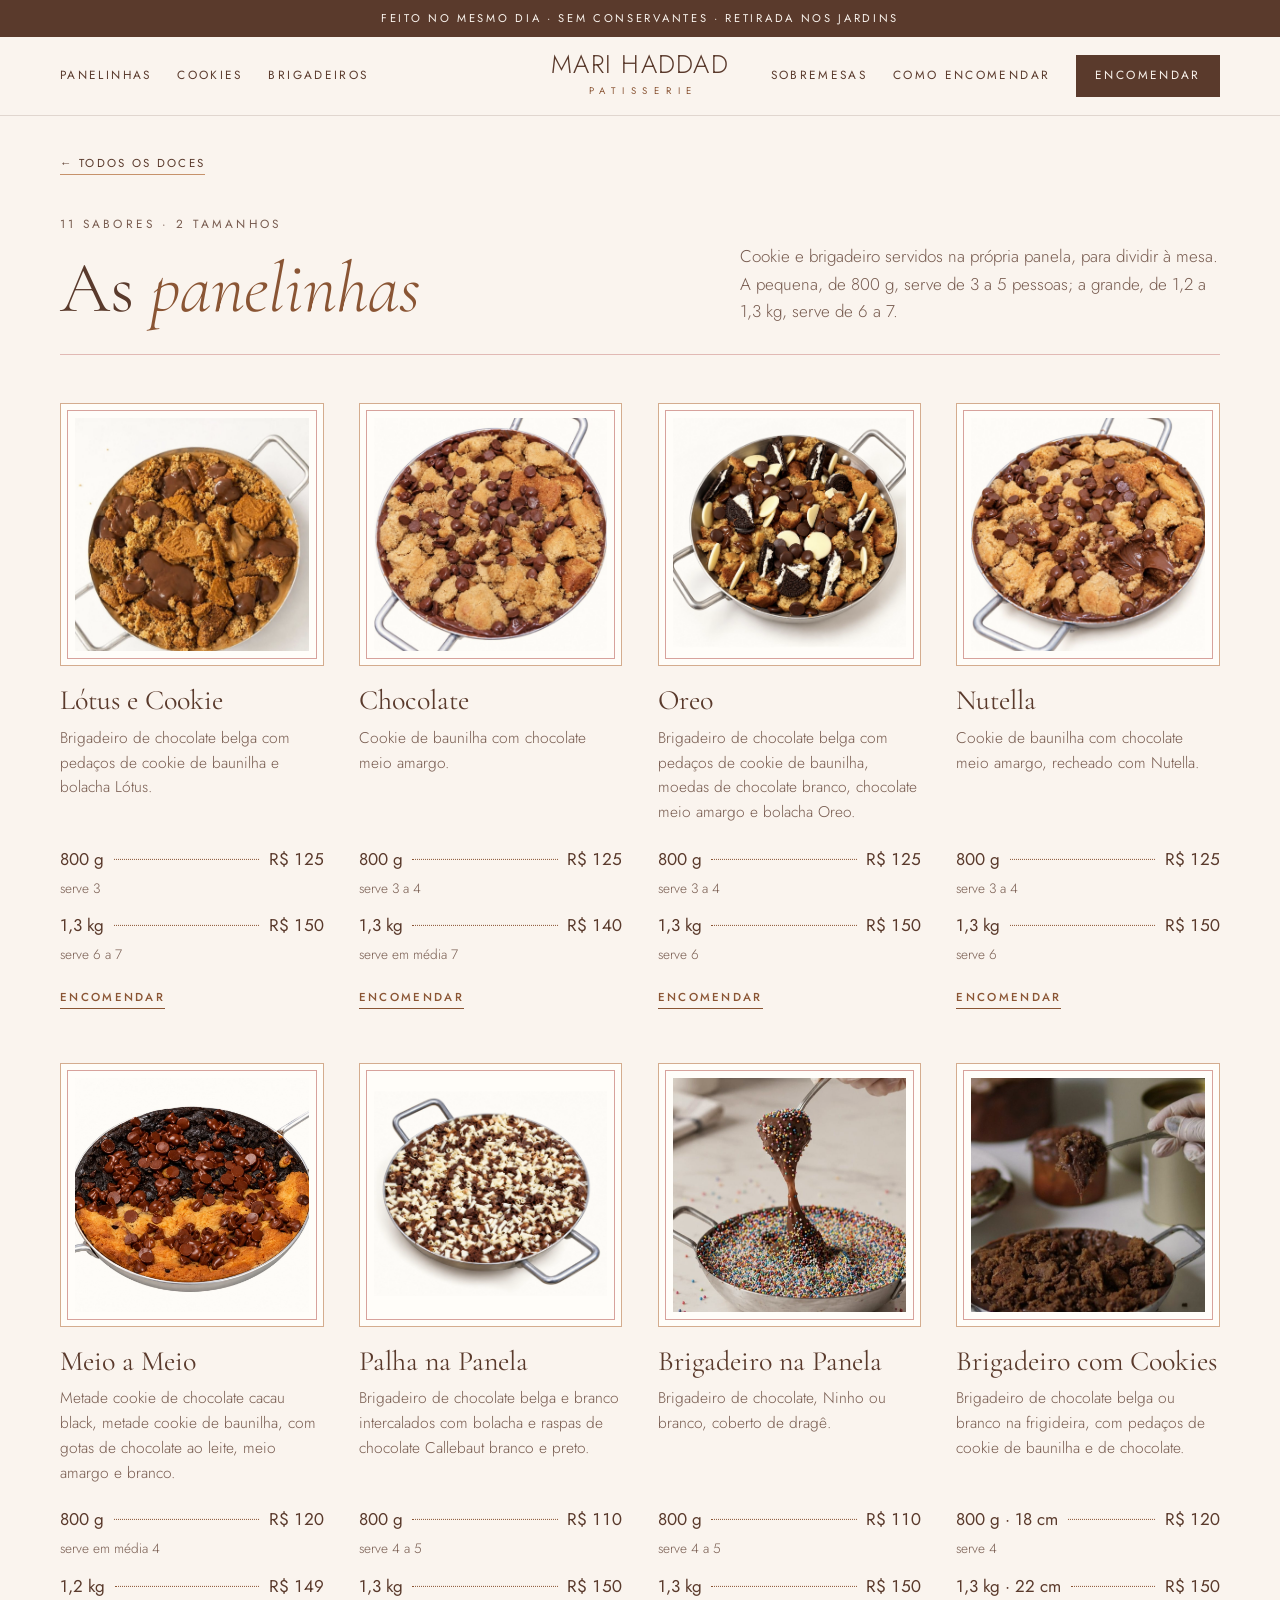
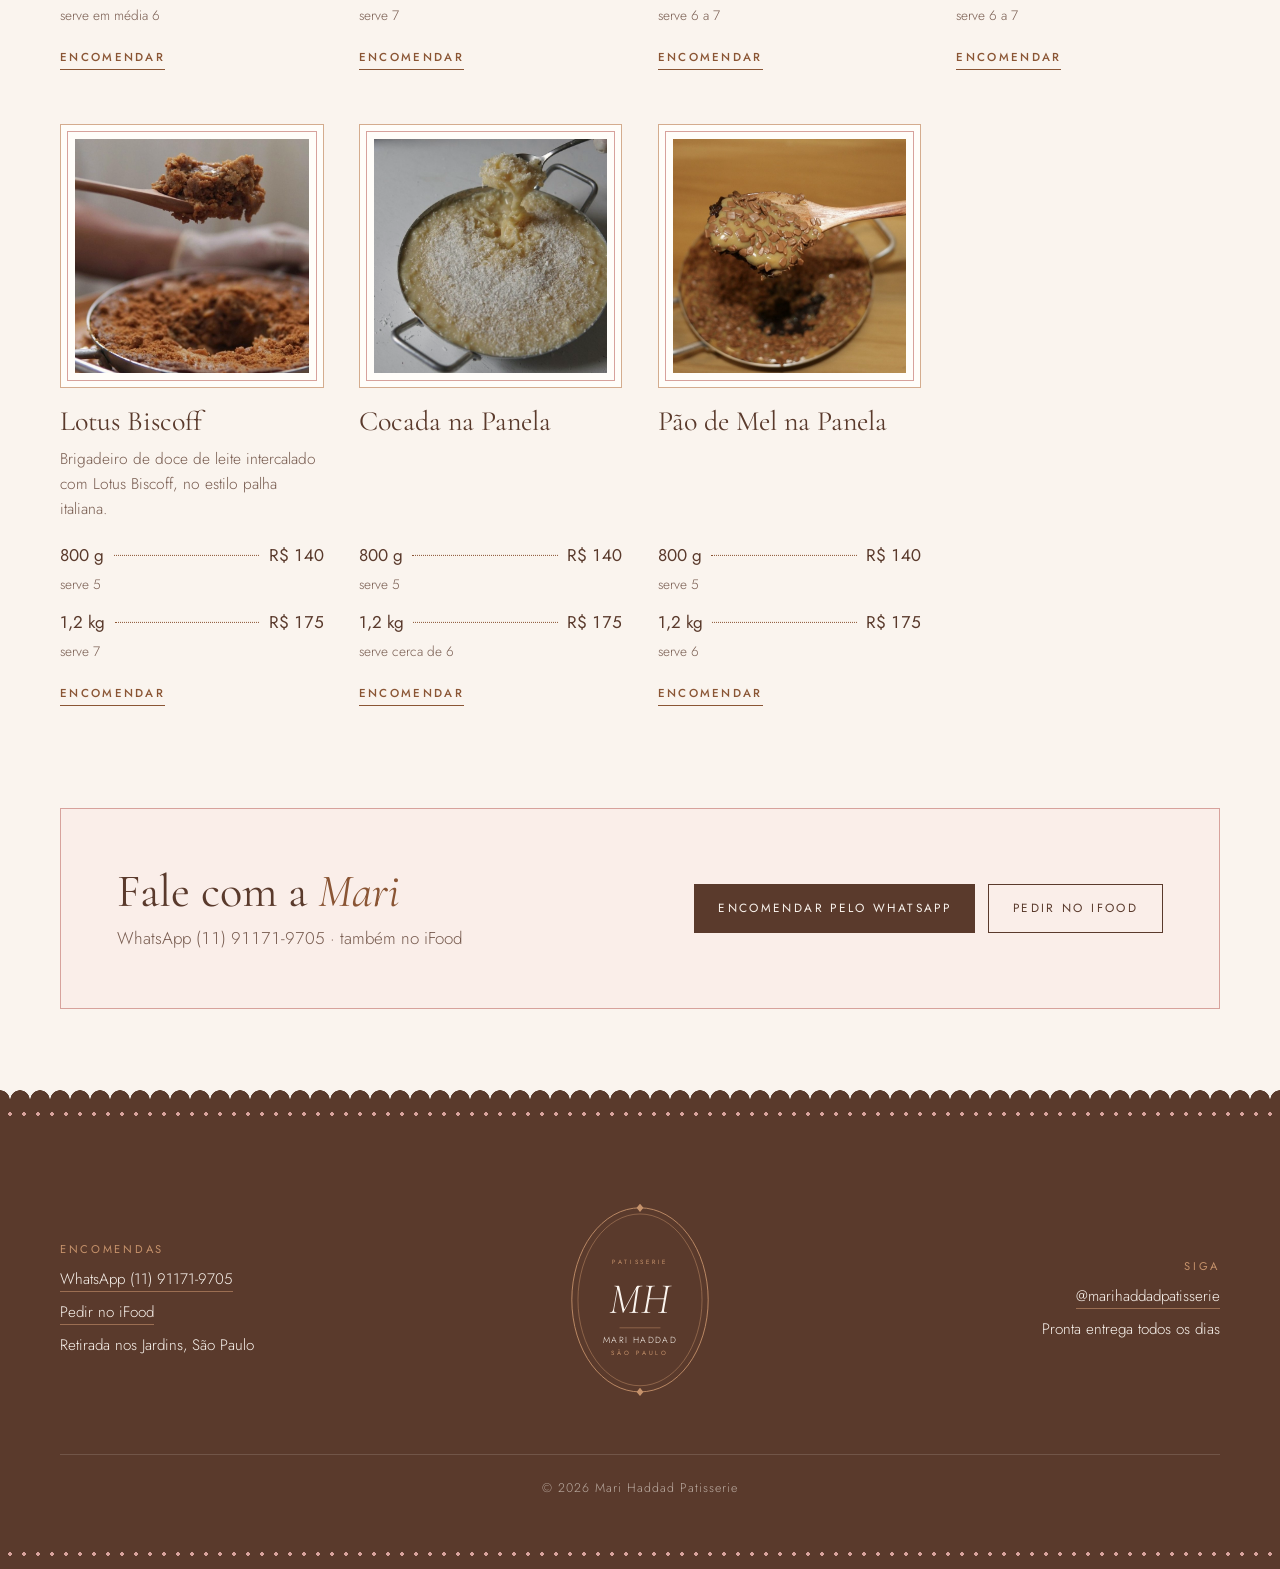
<file: panelinhas.html>
<!DOCTYPE html>
<html lang="pt-BR">
<head>
<meta charset="utf-8">
<meta name="viewport" content="width=device-width, initial-scale=1">
<title>Panelinhas · Mari Haddad Patisserie</title>
<meta name="description" content="As 11 panelinhas de cookie e brigadeiro da Mari Haddad Patisserie, em 800 g e 1,2 a 1,3 kg, com preços.">
<meta property="og:title" content="Panelinhas · Mari Haddad Patisserie">
<meta property="og:description" content="As 11 panelinhas de cookie e brigadeiro da Mari Haddad Patisserie, em 800 g e 1,2 a 1,3 kg, com preços.">
<meta property="og:type" content="website">
<meta property="og:url" content="https://marihaddadpatisserie.pages.dev/panelinhas">
<meta property="og:image" content="https://marihaddadpatisserie.pages.dev/img/og-logo.jpg">
<meta property="og:image:width" content="1200">
<meta property="og:image:height" content="630">
<meta property="og:image:alt" content="Logo Mari Haddad Patisserie">
<meta name="twitter:card" content="summary_large_image">
<meta name="theme-color" content="#5A3A2C">
<link rel="icon" type="image/png" sizes="512x512" href="/img/icone-512.png">
<link rel="apple-touch-icon" href="/img/icone-180.png">
<link rel="preconnect" href="https://fonts.googleapis.com">
<link rel="preconnect" href="https://fonts.gstatic.com" crossorigin>
<link rel="stylesheet" href="https://fonts.googleapis.com/css2?family=Cormorant+Garamond:ital,wght@0,300;0,400;0,500;1,300;1,400&amp;family=Jost:wght@300;400;500&amp;display=swap">
<link rel="stylesheet" href="estilo.css?v=9">
</head>
<body>

<div class="aviso">Feito no mesmo dia · Sem conservantes · Retirada nos Jardins</div>

<header class="cabecalho">
  <div class="cabecalho-inner">
    <nav class="nav nav-esq" aria-label="Cardápio"><a href="panelinhas.html">Panelinhas</a><a href="cookies.html">Cookies</a><a href="brigadeiros.html">Brigadeiros</a></nav>
    <a class="marca" href="index.html" aria-label="Mari Haddad Patisserie, início">
      <span class="marca-nome">MARI HADDAD</span>
      <span class="marca-sub">PATISSERIE</span>
    </a>
    <div class="nav nav-dir"><a href="sobremesa.html">Sobremesas</a><a href="index.html#encomendar">Como encomendar</a><a class="botao" href="https://wa.me/5511911719705?text=Ol%C3%A1%21%20Vim%20pelo%20site%20e%20gostaria%20de%20fazer%20uma%20encomenda." target="_blank" rel="noopener">Encomendar</a></div>
  </div>
  <nav class="nav-movel" aria-label="Seções"><a href="panelinhas.html">Panelinhas</a><a href="cookies.html">Cookies</a><a href="brigadeiros.html">Brigadeiros</a><a href="sobremesa.html">Sobremesas</a><a href="index.html#encomendar">Como encomendar</a></nav>
</header>

<main id="inicio" class="pagina-cat">

  <nav class="envelope voltar" aria-label="Voltar"><a href="index.html#doces">← Todos os doces</a></nav>

  <section class="secao" id="panelinhas" aria-labelledby="t-panelinhas">
    <div class="envelope">
      <div class="secao-cab">
        <div>
          <p class="sobre">11 sabores · 2 tamanhos</p>
          <h2 id="t-panelinhas">As <em>panelinhas</em></h2>
        </div>
        <p>Cookie e brigadeiro servidos na própria panela, para dividir à mesa. A pequena, de 800 g, serve de 3 a 5 pessoas; a grande, de 1,2 a 1,3 kg, serve de 6 a 7.</p>
      </div>
      <div class="grade">
        <article class="item">
          <figure class="moldura"><span class="quadro"><img src="img/lotus-cookie.jpg" alt="Panelinha Lótus e Cookie" width="1060" height="1100" loading="lazy"></span></figure>
          <h3>Lótus e Cookie</h3>
          <p class="desc">Brigadeiro de chocolate belga com pedaços de cookie de baunilha e bolacha Lótus.</p>
          <div class="item-pe">
            <div class="menu"><div class="linha"><span class="rot">800 g</span><span class="pontos" aria-hidden="true"></span><span class="valor">R$ 125</span></div><span class="nota">serve 3</span><div class="linha"><span class="rot">1,3 kg</span><span class="pontos" aria-hidden="true"></span><span class="valor">R$ 150</span></div><span class="nota">serve 6 a 7</span></div>
            <a class="pedir" href="https://wa.me/5511911719705?text=Ol%C3%A1%21%20Vim%20pelo%20site%20e%20gostaria%20de%20encomendar%3A%20Panelinha%20L%C3%B3tus%20e%20Cookie." target="_blank" rel="noopener">Encomendar</a>
          </div>
        </article>
        <article class="item">
          <figure class="moldura"><span class="quadro"><img src="img/chocolate.jpg" alt="Panelinha Chocolate" width="1009" height="1100" loading="lazy"></span></figure>
          <h3>Chocolate</h3>
          <p class="desc">Cookie de baunilha com chocolate meio amargo.</p>
          <div class="item-pe">
            <div class="menu"><div class="linha"><span class="rot">800 g</span><span class="pontos" aria-hidden="true"></span><span class="valor">R$ 125</span></div><span class="nota">serve 3 a 4</span><div class="linha"><span class="rot">1,3 kg</span><span class="pontos" aria-hidden="true"></span><span class="valor">R$ 140</span></div><span class="nota">serve em média 7</span></div>
            <a class="pedir" href="https://wa.me/5511911719705?text=Ol%C3%A1%21%20Vim%20pelo%20site%20e%20gostaria%20de%20encomendar%3A%20Panelinha%20Chocolate." target="_blank" rel="noopener">Encomendar</a>
          </div>
        </article>
        <article class="item">
          <figure class="moldura"><span class="quadro"><img src="img/oreo.jpg" alt="Panelinha Oreo" width="1035" height="1079" loading="lazy"></span></figure>
          <h3>Oreo</h3>
          <p class="desc">Brigadeiro de chocolate belga com pedaços de cookie de baunilha, moedas de chocolate branco, chocolate meio amargo e bolacha Oreo.</p>
          <div class="item-pe">
            <div class="menu"><div class="linha"><span class="rot">800 g</span><span class="pontos" aria-hidden="true"></span><span class="valor">R$ 125</span></div><span class="nota">serve 3 a 4</span><div class="linha"><span class="rot">1,3 kg</span><span class="pontos" aria-hidden="true"></span><span class="valor">R$ 150</span></div><span class="nota">serve 6</span></div>
            <a class="pedir" href="https://wa.me/5511911719705?text=Ol%C3%A1%21%20Vim%20pelo%20site%20e%20gostaria%20de%20encomendar%3A%20Panelinha%20Oreo." target="_blank" rel="noopener">Encomendar</a>
          </div>
        </article>
        <article class="item">
          <figure class="moldura"><span class="quadro"><img src="img/nutella.jpg" alt="Panelinha Nutella" width="1009" height="1100" loading="lazy"></span></figure>
          <h3>Nutella</h3>
          <p class="desc">Cookie de baunilha com chocolate meio amargo, recheado com Nutella.</p>
          <div class="item-pe">
            <div class="menu"><div class="linha"><span class="rot">800 g</span><span class="pontos" aria-hidden="true"></span><span class="valor">R$ 125</span></div><span class="nota">serve 3 a 4</span><div class="linha"><span class="rot">1,3 kg</span><span class="pontos" aria-hidden="true"></span><span class="valor">R$ 150</span></div><span class="nota">serve 6</span></div>
            <a class="pedir" href="https://wa.me/5511911719705?text=Ol%C3%A1%21%20Vim%20pelo%20site%20e%20gostaria%20de%20encomendar%3A%20Panelinha%20Nutella." target="_blank" rel="noopener">Encomendar</a>
          </div>
        </article>
        <article class="item">
          <figure class="moldura"><span class="quadro"><img src="img/meio-a-meio.jpg" alt="Panelinha Meio a Meio" width="1092" height="899" loading="lazy"></span></figure>
          <h3>Meio a Meio</h3>
          <p class="desc">Metade cookie de chocolate cacau black, metade cookie de baunilha, com gotas de chocolate ao leite, meio amargo e branco.</p>
          <div class="item-pe">
            <div class="menu"><div class="linha"><span class="rot">800 g</span><span class="pontos" aria-hidden="true"></span><span class="valor">R$ 120</span></div><span class="nota">serve em média 4</span><div class="linha"><span class="rot">1,2 kg</span><span class="pontos" aria-hidden="true"></span><span class="valor">R$ 149</span></div><span class="nota">serve em média 6</span></div>
            <a class="pedir" href="https://wa.me/5511911719705?text=Ol%C3%A1%21%20Vim%20pelo%20site%20e%20gostaria%20de%20encomendar%3A%20Panelinha%20Meio%20a%20Meio." target="_blank" rel="noopener">Encomendar</a>
          </div>
        </article>
        <article class="item">
          <figure class="moldura"><span class="quadro"><img src="img/palha.jpg" alt="Panelinha Palha na Panela" width="1035" height="994" loading="lazy"></span></figure>
          <h3>Palha na Panela</h3>
          <p class="desc">Brigadeiro de chocolate belga e branco intercalados com bolacha e raspas de chocolate Callebaut branco e preto.</p>
          <div class="item-pe">
            <div class="menu"><div class="linha"><span class="rot">800 g</span><span class="pontos" aria-hidden="true"></span><span class="valor">R$ 110</span></div><span class="nota">serve 4 a 5</span><div class="linha"><span class="rot">1,3 kg</span><span class="pontos" aria-hidden="true"></span><span class="valor">R$ 150</span></div><span class="nota">serve 7</span></div>
            <a class="pedir" href="https://wa.me/5511911719705?text=Ol%C3%A1%21%20Vim%20pelo%20site%20e%20gostaria%20de%20encomendar%3A%20Panelinha%20Palha%20na%20Panela." target="_blank" rel="noopener">Encomendar</a>
          </div>
        </article>
        <article class="item">
          <figure class="moldura"><span class="quadro"><img src="img/brigadeiro-panela.jpg" alt="Panelinha Brigadeiro na Panela" width="850" height="1100" loading="lazy"></span></figure>
          <h3>Brigadeiro na Panela</h3>
          <p class="desc">Brigadeiro de chocolate, Ninho ou branco, coberto de dragê.</p>
          <div class="item-pe">
            <div class="menu"><div class="linha"><span class="rot">800 g</span><span class="pontos" aria-hidden="true"></span><span class="valor">R$ 110</span></div><span class="nota">serve 4 a 5</span><div class="linha"><span class="rot">1,3 kg</span><span class="pontos" aria-hidden="true"></span><span class="valor">R$ 150</span></div><span class="nota">serve 6 a 7</span></div>
            <a class="pedir" href="https://wa.me/5511911719705?text=Ol%C3%A1%21%20Vim%20pelo%20site%20e%20gostaria%20de%20encomendar%3A%20Panelinha%20Brigadeiro%20na%20Panela." target="_blank" rel="noopener">Encomendar</a>
          </div>
        </article>
        <article class="item">
          <figure class="moldura"><span class="quadro"><img src="img/brigadeiro-cookies.jpg" alt="Panelinha Brigadeiro com Cookies" width="632" height="1100" loading="lazy"></span></figure>
          <h3>Brigadeiro com Cookies</h3>
          <p class="desc">Brigadeiro de chocolate belga ou branco na frigideira, com pedaços de cookie de baunilha e de chocolate.</p>
          <div class="item-pe">
            <div class="menu"><div class="linha"><span class="rot">800 g · 18 cm</span><span class="pontos" aria-hidden="true"></span><span class="valor">R$ 120</span></div><span class="nota">serve 4</span><div class="linha"><span class="rot">1,3 kg · 22 cm</span><span class="pontos" aria-hidden="true"></span><span class="valor">R$ 150</span></div><span class="nota">serve 6 a 7</span></div>
            <a class="pedir" href="https://wa.me/5511911719705?text=Ol%C3%A1%21%20Vim%20pelo%20site%20e%20gostaria%20de%20encomendar%3A%20Panelinha%20Brigadeiro%20com%20Cookies." target="_blank" rel="noopener">Encomendar</a>
          </div>
        </article>
        <article class="item">
          <figure class="moldura"><span class="quadro"><img src="img/lotus-biscoff.jpg" alt="Panelinha Lotus Biscoff" width="802" height="1100" loading="lazy"></span></figure>
          <h3>Lotus Biscoff</h3>
          <p class="desc">Brigadeiro de doce de leite intercalado com Lotus Biscoff, no estilo palha italiana.</p>
          <div class="item-pe">
            <div class="menu"><div class="linha"><span class="rot">800 g</span><span class="pontos" aria-hidden="true"></span><span class="valor">R$ 140</span></div><span class="nota">serve 5</span><div class="linha"><span class="rot">1,2 kg</span><span class="pontos" aria-hidden="true"></span><span class="valor">R$ 175</span></div><span class="nota">serve 7</span></div>
            <a class="pedir" href="https://wa.me/5511911719705?text=Ol%C3%A1%21%20Vim%20pelo%20site%20e%20gostaria%20de%20encomendar%3A%20Panelinha%20Lotus%20Biscoff." target="_blank" rel="noopener">Encomendar</a>
          </div>
        </article>
        <article class="item">
          <figure class="moldura"><span class="quadro"><img src="img/cocada.jpg" alt="Panelinha Cocada na Panela" width="732" height="1100" loading="lazy"></span></figure>
          <h3>Cocada na Panela</h3>
          
          <div class="item-pe">
            <div class="menu"><div class="linha"><span class="rot">800 g</span><span class="pontos" aria-hidden="true"></span><span class="valor">R$ 140</span></div><span class="nota">serve 5</span><div class="linha"><span class="rot">1,2 kg</span><span class="pontos" aria-hidden="true"></span><span class="valor">R$ 175</span></div><span class="nota">serve cerca de 6</span></div>
            <a class="pedir" href="https://wa.me/5511911719705?text=Ol%C3%A1%21%20Vim%20pelo%20site%20e%20gostaria%20de%20encomendar%3A%20Panelinha%20Cocada%20na%20Panela." target="_blank" rel="noopener">Encomendar</a>
          </div>
        </article>
        <article class="item">
          <figure class="moldura"><span class="quadro"><img src="img/pao-de-mel.jpg" alt="Panelinha Pão de Mel na Panela" width="1062" height="914" loading="lazy"></span></figure>
          <h3>Pão de Mel na Panela</h3>
          
          <div class="item-pe">
            <div class="menu"><div class="linha"><span class="rot">800 g</span><span class="pontos" aria-hidden="true"></span><span class="valor">R$ 140</span></div><span class="nota">serve 5</span><div class="linha"><span class="rot">1,2 kg</span><span class="pontos" aria-hidden="true"></span><span class="valor">R$ 175</span></div><span class="nota">serve 6</span></div>
            <a class="pedir" href="https://wa.me/5511911719705?text=Ol%C3%A1%21%20Vim%20pelo%20site%20e%20gostaria%20de%20encomendar%3A%20Panelinha%20P%C3%A3o%20de%20Mel%20na%20Panela." target="_blank" rel="noopener">Encomendar</a>
          </div>
        </article>
      </div>
    </div>
  </section>

  <section class="envelope chamada-pagina" aria-label="Encomendar">
      <div class="chamada">
        <div>
          <h3>Fale com a <em>Mari</em></h3>
          <p>WhatsApp (11) 91171-9705 · também no iFood</p>
        </div>
        <div class="chamada-botoes">
          <a class="botao" href="https://wa.me/5511911719705?text=Ol%C3%A1%21%20Vim%20pelo%20site%20e%20gostaria%20de%20fazer%20uma%20encomenda." target="_blank" rel="noopener">Encomendar pelo WhatsApp</a>
          <a class="botao contorno" href="https://www.ifood.com.br/delivery/sao-paulo-sp/mari-haddad-patisserie-jardim-paulista/df8070f5-108a-404f-ae7b-5e5f207d415b" target="_blank" rel="noopener">Pedir no iFood</a>
        </div>
      </div>
  </section>

</main>

<footer class="rodape">
  <div class="perolas" aria-hidden="true"></div>
  <div class="envelope rodape-corpo">
    <div class="rodape-inner">
      <div class="rodape-col">
        <span class="rotulo">Encomendas</span>
        <a href="https://wa.me/5511911719705?text=Ol%C3%A1%21%20Vim%20pelo%20site%20e%20gostaria%20de%20fazer%20uma%20encomenda." target="_blank" rel="noopener">WhatsApp (11) 91171-9705</a>
        <a href="https://www.ifood.com.br/delivery/sao-paulo-sp/mari-haddad-patisserie-jardim-paulista/df8070f5-108a-404f-ae7b-5e5f207d415b" target="_blank" rel="noopener">Pedir no iFood</a>
        <span>Retirada nos Jardins, São Paulo</span>
      </div>
      <svg class="brasao" viewBox="0 0 220 290" role="img" aria-label="Mari Haddad Patisserie, São Paulo">
          <ellipse cx="110" cy="145" rx="100" ry="135" class="b-traco"/>
          <ellipse cx="110" cy="145" rx="91" ry="126" class="b-traco fino"/>
          <path d="M110 4 l5 6 -5 6 -5 -6z M110 274 l5 6 -5 6 -5 -6z" class="b-ponto"/>
          <text x="110" y="92" text-anchor="middle" class="b-sup">PATISSERIE</text>
          <text x="110" y="165" text-anchor="middle" class="b-mh">MH</text>
          <line x1="80" y1="186" x2="140" y2="186" class="b-traco fino"/>
          <text x="110" y="208" text-anchor="middle" class="b-nome">MARI HADDAD</text>
          <text x="110" y="226" text-anchor="middle" class="b-sup">SÃO PAULO</text>
        </svg>
      <div class="rodape-col dir">
        <span class="rotulo">Siga</span>
        <a href="https://www.instagram.com/marihaddadpatisserie/" target="_blank" rel="noopener">@marihaddadpatisserie</a>
        <span>Pronta entrega todos os dias</span>
      </div>
    </div>
    <p class="copyright">© 2026 Mari Haddad Patisserie</p>
  </div>
  <div class="perolas" aria-hidden="true"></div>
</footer>

<a class="botao flutuante" href="https://wa.me/5511911719705?text=Ol%C3%A1%21%20Vim%20pelo%20site%20e%20gostaria%20de%20fazer%20uma%20encomenda." target="_blank" rel="noopener">Encomendar</a>

<script>
(function () {
  var botao = document.querySelector('.flutuante');
  var topo = document.querySelector('.hero .acoes');
  if (!botao) return;
  if (!topo || !('IntersectionObserver' in window)) { botao.classList.add('visivel'); return; }
  new IntersectionObserver(function (itens) {
    botao.classList.toggle('visivel', !itens[0].isIntersecting);
  }).observe(topo);
})();
</script>

</body>
</html>
</file>
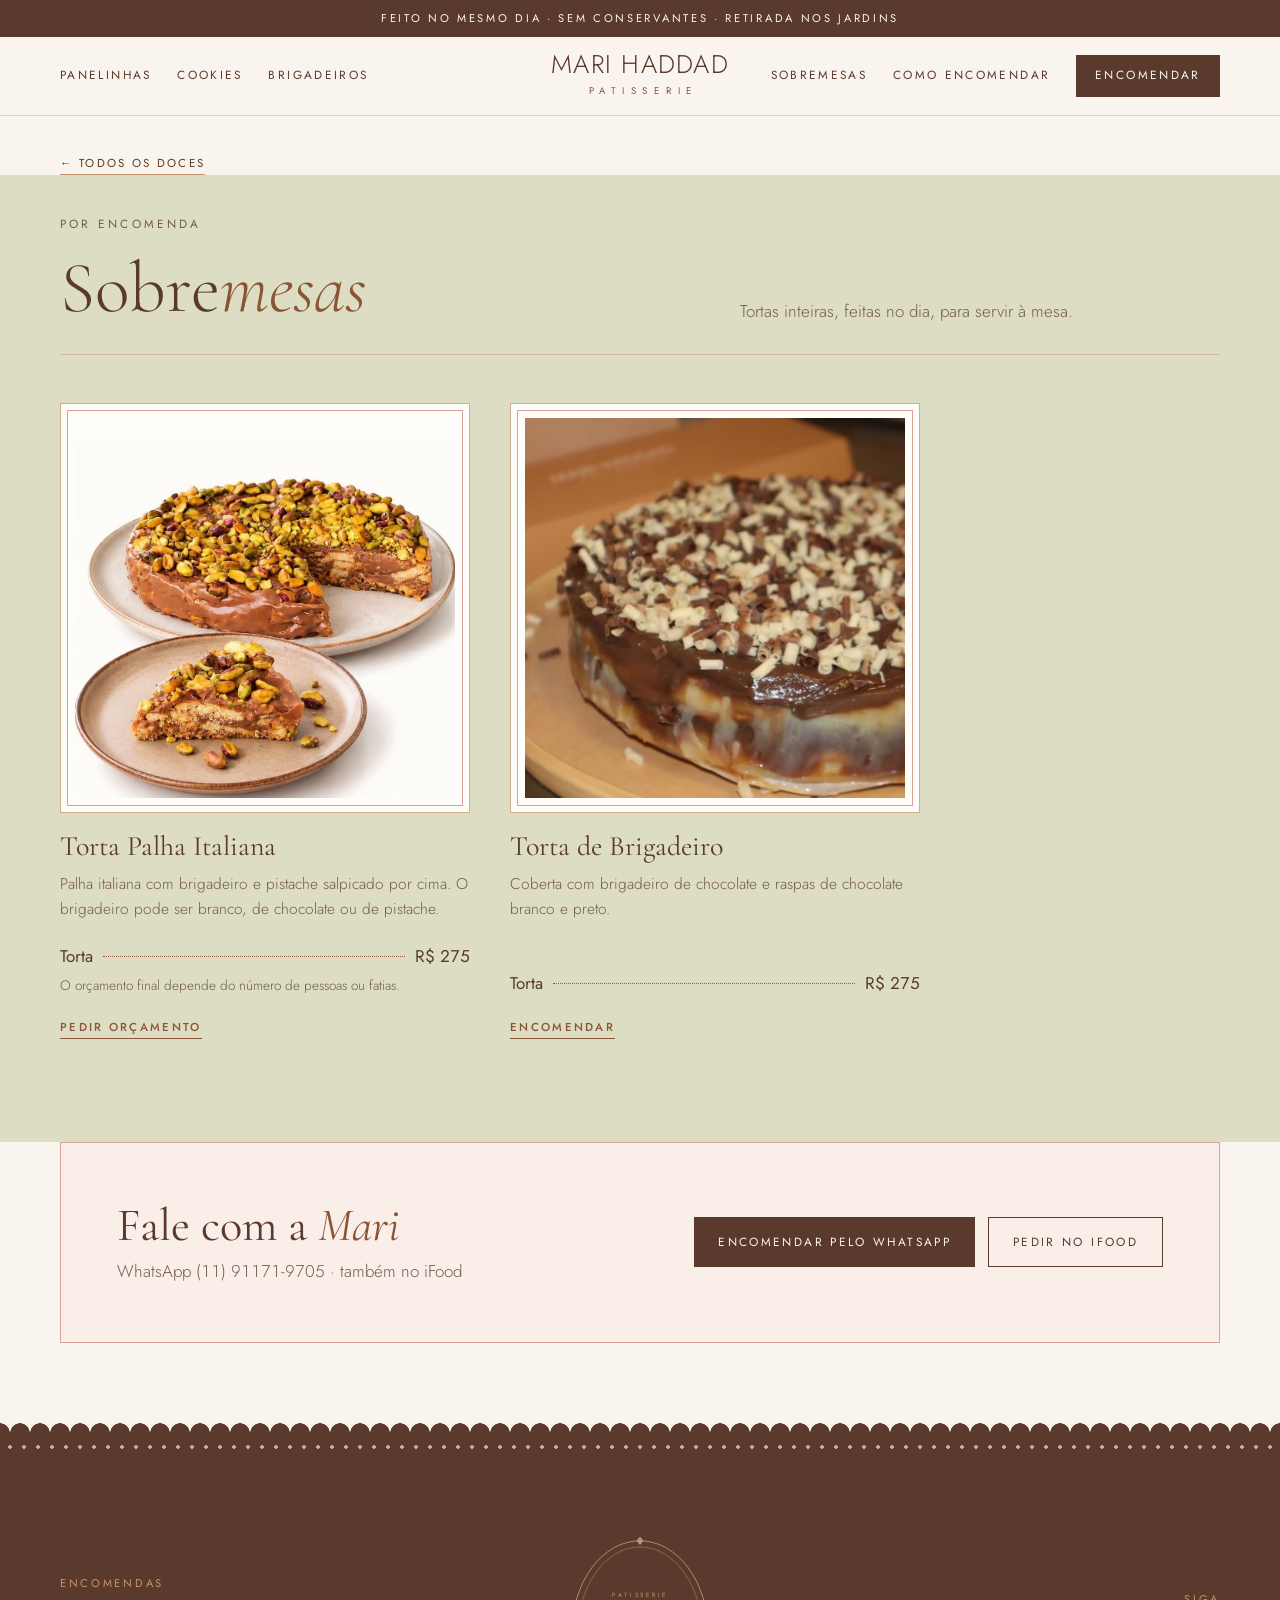
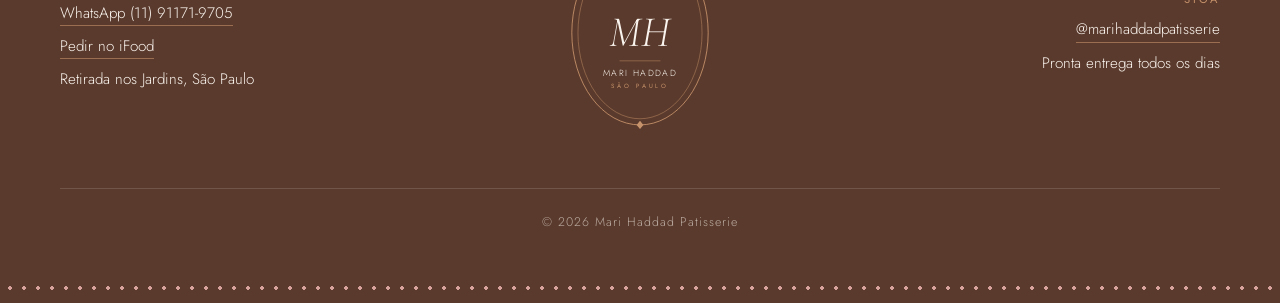
<file: sobremesa.html>
<!DOCTYPE html>
<html lang="pt-BR">
<head>
<meta charset="utf-8">
<meta name="viewport" content="width=device-width, initial-scale=1">
<title>Sobremesas · Mari Haddad Patisserie</title>
<meta name="description" content="Torta palha italiana e torta de brigadeiro da Mari Haddad Patisserie, por encomenda.">
<meta property="og:title" content="Sobremesas · Mari Haddad Patisserie">
<meta property="og:description" content="Torta palha italiana e torta de brigadeiro da Mari Haddad Patisserie, por encomenda.">
<meta property="og:type" content="website">
<meta property="og:url" content="https://marihaddadpatisserie.pages.dev/sobremesa">
<meta property="og:image" content="https://marihaddadpatisserie.pages.dev/img/og-logo.jpg">
<meta property="og:image:width" content="1200">
<meta property="og:image:height" content="630">
<meta property="og:image:alt" content="Logo Mari Haddad Patisserie">
<meta name="twitter:card" content="summary_large_image">
<meta name="theme-color" content="#5A3A2C">
<link rel="icon" type="image/png" sizes="512x512" href="/img/icone-512.png">
<link rel="apple-touch-icon" href="/img/icone-180.png">
<link rel="preconnect" href="https://fonts.googleapis.com">
<link rel="preconnect" href="https://fonts.gstatic.com" crossorigin>
<link rel="stylesheet" href="https://fonts.googleapis.com/css2?family=Cormorant+Garamond:ital,wght@0,300;0,400;0,500;1,300;1,400&amp;family=Jost:wght@300;400;500&amp;display=swap">
<link rel="stylesheet" href="estilo.css?v=9">
</head>
<body>

<div class="aviso">Feito no mesmo dia · Sem conservantes · Retirada nos Jardins</div>

<header class="cabecalho">
  <div class="cabecalho-inner">
    <nav class="nav nav-esq" aria-label="Cardápio"><a href="panelinhas.html">Panelinhas</a><a href="cookies.html">Cookies</a><a href="brigadeiros.html">Brigadeiros</a></nav>
    <a class="marca" href="index.html" aria-label="Mari Haddad Patisserie, início">
      <span class="marca-nome">MARI HADDAD</span>
      <span class="marca-sub">PATISSERIE</span>
    </a>
    <div class="nav nav-dir"><a href="sobremesa.html">Sobremesas</a><a href="index.html#encomendar">Como encomendar</a><a class="botao" href="https://wa.me/5511911719705?text=Ol%C3%A1%21%20Vim%20pelo%20site%20e%20gostaria%20de%20fazer%20uma%20encomenda." target="_blank" rel="noopener">Encomendar</a></div>
  </div>
  <nav class="nav-movel" aria-label="Seções"><a href="panelinhas.html">Panelinhas</a><a href="cookies.html">Cookies</a><a href="brigadeiros.html">Brigadeiros</a><a href="sobremesa.html">Sobremesas</a><a href="index.html#encomendar">Como encomendar</a></nav>
</header>

<main id="inicio" class="pagina-cat">

  <nav class="envelope voltar" aria-label="Voltar"><a href="index.html#doces">← Todos os doces</a></nav>

  <section class="secao sobremesa-sec" id="sobremesa" aria-labelledby="t-sobremesa">
    <div class="envelope">
      <div class="secao-cab">
        <div>
          <p class="sobre">Por encomenda</p>
          <h2 id="t-sobremesa">Sobre<em>mesas</em></h2>
        </div>
        <p>Tortas inteiras, feitas no dia, para servir à mesa.</p>
      </div>
      <div class="tortas-grade">
        <article class="item">
          <figure class="moldura"><span class="quadro"><img src="img/torta-palha-pistache.jpg" alt="Torta palha italiana com pistache e uma fatia servida ao lado" width="988" height="1100" loading="lazy"></span></figure>
          <h3>Torta Palha Italiana</h3>
          <p class="desc">Palha italiana com brigadeiro e pistache salpicado por cima. O brigadeiro pode ser branco, de chocolate ou de pistache.</p>
          <div class="item-pe">
            <div class="menu"><div class="linha"><span class="rot">Torta</span><span class="pontos" aria-hidden="true"></span><span class="valor">R$ 275</span></div><span class="nota">O orçamento final depende do número de pessoas ou fatias.</span></div>
            <a class="pedir" href="https://wa.me/5511911719705?text=Ol%C3%A1%21%20Vim%20pelo%20site%20e%20gostaria%20de%20encomendar%3A%20Torta%20Palha%20Italiana." target="_blank" rel="noopener">Pedir orçamento</a>
          </div>
        </article>
        <article class="item">
          <figure class="moldura"><span class="quadro"><img class="pos-dir" src="img/torta-palha-chocolate.jpg" alt="Torta de brigadeiro de chocolate com raspas de chocolate branco e preto" width="1179" height="779" loading="lazy"></span></figure>
          <h3>Torta de Brigadeiro</h3>
          <p class="desc">Coberta com brigadeiro de chocolate e raspas de chocolate branco e preto.</p>
          <div class="item-pe">
            <div class="menu"><div class="linha"><span class="rot">Torta</span><span class="pontos" aria-hidden="true"></span><span class="valor">R$ 275</span></div></div>
            <a class="pedir" href="https://wa.me/5511911719705?text=Ol%C3%A1%21%20Vim%20pelo%20site%20e%20gostaria%20de%20encomendar%3A%20Torta%20de%20Brigadeiro." target="_blank" rel="noopener">Encomendar</a>
          </div>
        </article>
      </div>
    </div>
  </section>

  <section class="envelope chamada-pagina" aria-label="Encomendar">
      <div class="chamada">
        <div>
          <h3>Fale com a <em>Mari</em></h3>
          <p>WhatsApp (11) 91171-9705 · também no iFood</p>
        </div>
        <div class="chamada-botoes">
          <a class="botao" href="https://wa.me/5511911719705?text=Ol%C3%A1%21%20Vim%20pelo%20site%20e%20gostaria%20de%20fazer%20uma%20encomenda." target="_blank" rel="noopener">Encomendar pelo WhatsApp</a>
          <a class="botao contorno" href="https://www.ifood.com.br/delivery/sao-paulo-sp/mari-haddad-patisserie-jardim-paulista/df8070f5-108a-404f-ae7b-5e5f207d415b" target="_blank" rel="noopener">Pedir no iFood</a>
        </div>
      </div>
  </section>

</main>

<footer class="rodape">
  <div class="perolas" aria-hidden="true"></div>
  <div class="envelope rodape-corpo">
    <div class="rodape-inner">
      <div class="rodape-col">
        <span class="rotulo">Encomendas</span>
        <a href="https://wa.me/5511911719705?text=Ol%C3%A1%21%20Vim%20pelo%20site%20e%20gostaria%20de%20fazer%20uma%20encomenda." target="_blank" rel="noopener">WhatsApp (11) 91171-9705</a>
        <a href="https://www.ifood.com.br/delivery/sao-paulo-sp/mari-haddad-patisserie-jardim-paulista/df8070f5-108a-404f-ae7b-5e5f207d415b" target="_blank" rel="noopener">Pedir no iFood</a>
        <span>Retirada nos Jardins, São Paulo</span>
      </div>
      <svg class="brasao" viewBox="0 0 220 290" role="img" aria-label="Mari Haddad Patisserie, São Paulo">
          <ellipse cx="110" cy="145" rx="100" ry="135" class="b-traco"/>
          <ellipse cx="110" cy="145" rx="91" ry="126" class="b-traco fino"/>
          <path d="M110 4 l5 6 -5 6 -5 -6z M110 274 l5 6 -5 6 -5 -6z" class="b-ponto"/>
          <text x="110" y="92" text-anchor="middle" class="b-sup">PATISSERIE</text>
          <text x="110" y="165" text-anchor="middle" class="b-mh">MH</text>
          <line x1="80" y1="186" x2="140" y2="186" class="b-traco fino"/>
          <text x="110" y="208" text-anchor="middle" class="b-nome">MARI HADDAD</text>
          <text x="110" y="226" text-anchor="middle" class="b-sup">SÃO PAULO</text>
        </svg>
      <div class="rodape-col dir">
        <span class="rotulo">Siga</span>
        <a href="https://www.instagram.com/marihaddadpatisserie/" target="_blank" rel="noopener">@marihaddadpatisserie</a>
        <span>Pronta entrega todos os dias</span>
      </div>
    </div>
    <p class="copyright">© 2026 Mari Haddad Patisserie</p>
  </div>
  <div class="perolas" aria-hidden="true"></div>
</footer>

<a class="botao flutuante" href="https://wa.me/5511911719705?text=Ol%C3%A1%21%20Vim%20pelo%20site%20e%20gostaria%20de%20fazer%20uma%20encomenda." target="_blank" rel="noopener">Encomendar</a>

<script>
(function () {
  var botao = document.querySelector('.flutuante');
  var topo = document.querySelector('.hero .acoes');
  if (!botao) return;
  if (!topo || !('IntersectionObserver' in window)) { botao.classList.add('visivel'); return; }
  new IntersectionObserver(function (itens) {
    botao.classList.toggle('visivel', !itens[0].isIntersecting);
  }).observe(topo);
})();
</script>

</body>
</html>
</file>
<file: estilo.css>
:root {
  /* Cardápio de maison: logotipo centrado, hero em arco, intervalo escuro do best seller, preços com pontilhado de menu */
  --papel: #FAF4EE;
  --leite: #FFFDF9;
  --rose: #F5E1DC;
  --rosa: #D7A29C;
  --cacau: #5A3A2C;
  --caramelo: #C6926B;
  --caramelo-tinta: #8A5534;
  --pistache: #DCDDC3;
  --linha: color-mix(in srgb, var(--cacau) 16%, transparent);
  --suave: color-mix(in srgb, var(--cacau) 82%, var(--papel));
  --display: "Cormorant Garamond", Cormorant, Garamond, "Times New Roman", serif;
  --texto: "Jost", "Futura", "Avenir Next", "Helvetica Neue", Arial, sans-serif;
  --largura: 1240px;
  --gutter: clamp(16px, 4vw, 40px);
  color-scheme: light;
}
*, *::before, *::after { box-sizing: border-box; }
html { scroll-behavior: smooth; scroll-padding-top: 110px; }
body {
  margin: 0; background: var(--papel); color: var(--cacau);
  font-family: var(--texto); font-weight: 300; font-size: 1.0625rem; line-height: 1.6;
  -webkit-font-smoothing: antialiased; overflow-x: clip;
}
img { max-width: 100%; height: auto; display: block; }
a { color: inherit; }
a:focus-visible, button:focus-visible { outline: 2px solid var(--caramelo-tinta); outline-offset: 3px; }
h1, h2, h3 { font-family: var(--display); font-weight: 300; margin: 0; text-wrap: balance; }
h3 { font-weight: 400; }
h2 { font-size: clamp(2.7rem, 6vw, 4.5rem); line-height: 1.02; letter-spacing: 0; }
h2 em, h1 em { color: var(--caramelo-tinta); }
h3 { font-size: 1.75rem; line-height: 1.15; }
p { margin: 0; }
.envelope { max-width: var(--largura); margin: 0 auto; padding-inline: var(--gutter); }
.sobre {
  font-size: 0.74rem; letter-spacing: 0.26em; text-transform: uppercase; font-weight: 400;
  color: var(--caramelo-tinta); margin-bottom: 1.1rem;
}

/* Aviso e cabeçalho */
.aviso {
  background: var(--cacau); color: var(--papel); text-align: center;
  font-size: 0.7rem; letter-spacing: 0.24em; text-transform: uppercase; font-weight: 400;
  padding: 0.6rem var(--gutter);
}
.cabecalho {
  position: sticky; top: 0; z-index: 20;
  background: color-mix(in srgb, var(--papel) 93%, transparent);
  backdrop-filter: blur(10px); -webkit-backdrop-filter: blur(10px);
  border-bottom: 1px solid var(--linha);
}
.cabecalho-inner {
  max-width: var(--largura); margin: 0 auto; padding: 0.95rem var(--gutter);
  display: grid; grid-template-columns: 1fr auto 1fr; align-items: center; gap: 1.5rem;
}
.nav { display: flex; gap: 1.6rem; align-items: center; }
.nav a, .nav-movel a {
  font-size: 0.74rem; letter-spacing: 0.2em; text-transform: uppercase; font-weight: 400;
  text-decoration: none; white-space: nowrap;
}
.nav a:hover, .nav-movel a:hover { color: var(--caramelo-tinta); }
.nav-dir { justify-content: flex-end; }
.marca { text-align: center; text-decoration: none; display: block; }
.marca-nome { display: block; font-weight: 300; font-size: 1.6rem; letter-spacing: 0.05em; line-height: 1; }
.marca-sub {
  display: block; font-weight: 400; font-size: 0.6rem; letter-spacing: 0.7em; padding-left: 0.7em;
  margin-top: 0.4rem; color: var(--caramelo-tinta);
}
.botao {
  display: inline-flex; align-items: center; justify-content: center; gap: 0.6rem;
  background: var(--cacau); color: var(--papel); text-decoration: none;
  font-size: 0.74rem; letter-spacing: 0.2em; text-transform: uppercase; font-weight: 400;
  padding: 0.9rem 1.5rem; border-radius: 0; transition: background .3s ease, color .3s ease;
}
.botao:hover { background: var(--caramelo-tinta); }
.botao.contorno { background: transparent; color: var(--cacau); border: 1px solid var(--cacau); }
.botao.contorno:hover { background: var(--cacau); color: var(--papel); }
.chamada-botoes { display: flex; flex-wrap: wrap; gap: 0.8rem; }
.nav .botao { padding: 0.7rem 1.2rem; }
.nav-movel { display: none; }
.flutuante { display: none; }

/* Hero */
.hero {
  display: grid; grid-template-columns: 1.15fr 0.85fr; gap: clamp(2.5rem, 6vw, 6rem); align-items: center;
  padding-block: clamp(3rem, 7vw, 6.5rem);
}
h1 {
  font-size: clamp(3.4rem, 8.2vw, 7.2rem); line-height: 0.98; letter-spacing: -0.01em;
}
h1 em { display: block; }
.lead { font-size: 1.2rem; max-width: 34rem; margin-top: 1.8rem; color: var(--suave); }
.acoes { display: flex; flex-wrap: wrap; align-items: center; gap: 1.2rem 2rem; margin-top: 2.4rem; }
.link-seta {
  font-size: 0.74rem; letter-spacing: 0.2em; text-transform: uppercase; font-weight: 400;
  text-decoration: none; border-bottom: 1px solid var(--caramelo); padding-bottom: 3px;
}
.hero-foto { position: relative; justify-self: end; width: 100%; max-width: 440px; }
.hero-foto::before {
  content: ""; position: absolute; inset: 0; transform: translate(-18px, -18px);
  border: 1px solid var(--caramelo); border-radius: 50% 50% 0 0 / 37.5% 37.5% 0 0; pointer-events: none;
}
.arco {
  position: relative; z-index: 1; aspect-ratio: 3 / 4; overflow: hidden;
  border-radius: 50% 50% 0 0 / 37.5% 37.5% 0 0; margin: 0;
}
.arco img { width: 100%; height: 100%; object-fit: cover; }
.selo { position: absolute; z-index: 2; width: 136px; left: -62px; bottom: 56px; overflow: visible; }
.selo-fundo { fill: var(--caramelo); }
.selo-anel { transform-origin: 100px 100px; animation: girar 40s linear infinite; }
.selo-anel text { fill: var(--leite); font-family: var(--texto); font-size: 13px; font-weight: 400; }
.selo-mh { fill: var(--leite); font-family: var(--display); font-style: italic; font-size: 40px; }
@keyframes girar { to { transform: rotate(360deg); } }

/* Best seller */
.destaque { background: var(--cacau); color: var(--papel); }
.destaque-inner {
  display: grid; grid-template-columns: 0.95fr 1.05fr; gap: clamp(2.5rem, 6vw, 6rem); align-items: center;
  padding-block: clamp(4rem, 8vw, 7rem);
}
.prato {
  margin: 0; border-radius: 50%; overflow: hidden; aspect-ratio: 1;
  box-shadow: 0 0 0 16px var(--cacau), 0 0 0 17px var(--caramelo);
  max-width: 500px; width: 100%; justify-self: center;
}
.prato img { width: 100%; height: 100%; object-fit: cover; }
.destaque .sobre { color: color-mix(in srgb, var(--caramelo) 60%, var(--papel)); }
.destaque h2 { font-size: clamp(3rem, 6vw, 4.6rem); }
.destaque h2 em { display: block; color: color-mix(in srgb, var(--caramelo) 80%, var(--papel)); font-size: clamp(4.6rem, 11.5vw, 9.8rem); line-height: 0.88; letter-spacing: -0.01em; }
.destaque p { font-size: 1.15rem; max-width: 30rem; margin-top: 1.6rem; color: color-mix(in srgb, var(--papel) 82%, var(--cacau)); }
.destaque .menu { max-width: 26rem; margin-top: 1.6rem; }
.destaque .pontos { border-color: var(--caramelo); }
.destaque .botao { background: transparent; color: var(--papel); border: 1px solid var(--caramelo); margin-top: 2.2rem; }
.destaque .botao:hover { color: var(--cacau); }
.destaque .botao:hover { background: var(--papel); }

/* Seções */
.secao { padding-block: clamp(4rem, 8vw, 7rem); }
.secao-cab {
  display: grid; grid-template-columns: 1fr minmax(0, 30rem); gap: 1.5rem 3rem; align-items: end;
  padding-bottom: 1.8rem; margin-bottom: 3rem; border-bottom: 1px solid var(--linha);
}
.secao-cab p { color: var(--suave); }

/* Menu com pontilhado */
.menu { margin: 0; display: grid; gap: 0.15rem; }
.linha { display: flex; align-items: baseline; gap: 0.6rem; }
.menu .linha { padding-block: 0.3rem; }
.rot { font-weight: 400; white-space: nowrap; }
.nota { display: block; font-size: 0.85rem; color: var(--suave); margin: -0.15rem 0 0.35rem; }
.destaque .nota { color: color-mix(in srgb, var(--papel) 70%, var(--cacau)); }
.pontos { flex: 1; min-width: 1.5rem; border-bottom: 1px dotted var(--caramelo-tinta); transform: translateY(-0.3em); }
.valor, .preco { margin: 0; font-weight: 400; font-variant-numeric: tabular-nums lining-nums; white-space: nowrap; }

/* Panelinhas */
.grade { display: grid; grid-template-columns: repeat(2, minmax(0, 1fr)); gap: 2.6rem 1rem; }
@media (min-width: 700px) { .grade { grid-template-columns: repeat(3, minmax(0, 1fr)); gap: 3.2rem 2rem; } }
@media (min-width: 1100px) { .grade { grid-template-columns: repeat(4, minmax(0, 1fr)); gap: 3.4rem 2.2rem; } }
.item { display: flex; flex-direction: column; gap: 0.6rem; }
.moldura {
  margin: 0 0 0.5rem; background: var(--leite);
  padding: clamp(9px, 1.4vw, 14px);
  border: 1px solid color-mix(in srgb, var(--caramelo) 75%, transparent);
  outline: 1px solid color-mix(in srgb, var(--caramelo) 45%, transparent);
  outline-offset: calc(-1 * clamp(5px, 0.8vw, 8px));
}
.quadro { display: block; position: relative; aspect-ratio: 1; overflow: hidden; }
.quadro img { position: absolute; inset: 0; width: 100%; height: 100%; object-fit: cover; mix-blend-mode: multiply; transition: transform .7s ease; }
.item:hover .quadro img { transform: scale(1.04); }
.desc { font-size: 0.97rem; color: var(--suave); }
.item-pe { margin-top: auto; display: grid; gap: 1rem; padding-top: 0.4rem; }
.pedir {
  justify-self: start; align-self: start; font-size: 0.72rem; letter-spacing: 0.2em; text-transform: uppercase; font-weight: 500;
  color: var(--caramelo-tinta); text-decoration: none; border-bottom: 1px solid currentColor; padding-bottom: 2px;
}
.pedir:hover { color: var(--cacau); }

/* Cookies */
.cookies-sec { background: var(--rose); }
.cookies { list-style: none; margin: 0; padding: 0; display: grid; grid-template-columns: repeat(2, minmax(0, 1fr)); gap: 2.6rem 4rem; }
.cookie { display: grid; grid-template-columns: 96px 1fr; gap: 1.4rem; align-items: start; }
.mini { width: 96px; aspect-ratio: 4 / 5; object-fit: cover; border-radius: 48px 48px 0 0; }
.cookie-texto { display: grid; gap: 0.5rem; }
.cookie-linha h3 { font-size: 1.6rem; }
.cookie-texto p { font-size: 0.97rem; color: var(--suave); }

/* Brigadeiros */
.brig { display: grid; grid-template-columns: 1fr 1fr; gap: clamp(2.5rem, 6vw, 6rem); align-items: start; }
.colagem { position: relative; padding-bottom: 18%; margin: 0; }
.colagem .grande {
  width: 82%; aspect-ratio: 5 / 6; object-fit: cover; background: var(--leite);
  padding: 12px; border: 1px solid color-mix(in srgb, var(--caramelo) 75%, transparent);
  outline: 1px solid color-mix(in srgb, var(--caramelo) 45%, transparent); outline-offset: -7px;
}
.colagem .pequena {
  position: absolute; right: 0; bottom: 0; width: 42%; aspect-ratio: 3 / 4; object-fit: cover;
  border: 10px solid var(--papel);
  outline: 1px solid color-mix(in srgb, var(--caramelo) 75%, transparent); outline-offset: -4px;
}
.blocos { display: grid; gap: 2.6rem; }
.bloco { display: grid; gap: 0.8rem; padding-bottom: 2.6rem; border-bottom: 1px solid var(--linha); }
.bloco:last-child { border-bottom: 0; padding-bottom: 0; }
.bloco p { color: var(--suave); font-size: 0.97rem; }
.sabores { list-style: none; padding: 0; margin: 0.2rem 0 0; display: flex; flex-wrap: wrap; gap: 0.5rem; }
.sabores li {
  font-size: 0.72rem; letter-spacing: 0.16em; text-transform: uppercase; font-weight: 400;
  border: 1px solid var(--caramelo); color: var(--caramelo-tinta); padding: 0.35rem 0.8rem; border-radius: 999px;
}

/* Sobremesa */
.sobremesa-sec { background: var(--pistache); }
.sobremesa { display: grid; grid-template-columns: 0.9fr 1.1fr; gap: clamp(2.5rem, 6vw, 6rem); align-items: center; }
.sobremesa .sobre { color: var(--cacau); }
.sobremesa p { font-size: 1.1rem; max-width: 30rem; margin-top: 1.4rem; color: color-mix(in srgb, var(--cacau) 80%, var(--pistache)); }
.sobremesa .menu { max-width: 24rem; margin-top: 1.6rem; }
.sobremesa .pontos { border-color: var(--cacau); }
.sobremesa .nota-pe { font-size: 0.9rem; margin-top: 0.8rem; }
.sobremesa .botao { margin-top: 2rem; }
.tortas-grade { display: grid; grid-template-columns: repeat(2, minmax(0, 1fr)); gap: 2.6rem 1rem; max-width: 860px; }
@media (min-width: 700px) { .tortas-grade { gap: 3rem 2.5rem; } }
.quadro img.pos-dir { object-position: 72% 50%; }
.sobremesa-sec .nota { color: color-mix(in srgb, var(--cacau) 80%, var(--pistache)); }
.tortas { display: grid; gap: 2rem; }
.versao { margin: 0; display: grid; gap: 0.8rem; }
.versao figcaption {
  font-size: 0.72rem; letter-spacing: 0.2em; text-transform: uppercase; font-weight: 400; color: var(--cacau);
}
.tortas .inteira { width: 100%; mix-blend-mode: multiply; }
.tortas .choc {
  width: 100%; aspect-ratio: 3 / 2; object-fit: cover; background: var(--leite);
  padding: 10px; border: 1px solid color-mix(in srgb, var(--caramelo) 75%, transparent);
  outline: 1px solid var(--rosa); outline-offset: -6px;
}

/* Como encomendar */
.passos { list-style: none; margin: 0; padding: 0; display: grid; grid-template-columns: repeat(3, minmax(0, 1fr)); gap: 2rem 3rem; counter-reset: passo; }
.passos li { counter-increment: passo; display: grid; gap: 0.6rem; }
.passos li::before {
  content: counter(passo); font-family: var(--display); font-style: italic; font-size: 3.4rem; line-height: 1;
  color: var(--caramelo-tinta);
}
.passos h3 { font-size: 1.65rem; }
.passos p { color: var(--suave); font-size: 0.97rem; }
.infos {
  display: grid; grid-template-columns: repeat(3, minmax(0, 1fr)); gap: 2rem 3rem;
  margin-top: 4rem; padding-top: 2.5rem; border-top: 1px solid var(--linha);
}
.infos h3 {
  font-family: var(--texto); font-size: 0.74rem; letter-spacing: 0.24em; text-transform: uppercase; font-weight: 500;
  color: var(--caramelo-tinta); margin-bottom: 0.7rem;
}
.infos p { font-size: 0.97rem; color: var(--suave); }
.chamada {
  margin-top: 4.5rem; background: var(--leite); border: 1px solid var(--linha);
  padding: clamp(2rem, 5vw, 3.5rem); display: flex; flex-wrap: wrap; align-items: center; justify-content: space-between; gap: 1.5rem 3rem;
}
.chamada h3 { font-size: clamp(2.1rem, 4vw, 2.9rem); }
.chamada h3 em { color: var(--caramelo-tinta); }
.chamada p { color: var(--suave); margin-top: 0.4rem; font-variant-numeric: tabular-nums; }

/* Borda festonada (como toldo de patisserie) e fio de pérolas */
.destaque, .rodape { position: relative; }
.destaque::before, .rodape::before {
  content: ""; position: absolute; left: 0; right: 0; top: -9px; height: 10px; z-index: 1; pointer-events: none;
  background: radial-gradient(circle at 50% 100%, var(--cacau) 9.5px, transparent 10px) repeat-x center bottom / 20px 10px;
}
.destaque::after {
  content: ""; position: absolute; left: 0; right: 0; bottom: -9px; height: 10px; z-index: 1; pointer-events: none;
  background: radial-gradient(circle at 50% 0, var(--cacau) 9.5px, transparent 10px) repeat-x center top / 20px 10px;
}
.perolas {
  height: 30px; pointer-events: none;
  background: radial-gradient(circle, color-mix(in srgb, var(--caramelo) 85%, var(--papel)) 1.5px, transparent 2px) repeat-x center / 14px 14px;
}

/* Rodapé */
.rodape { background: var(--cacau); color: var(--papel); }
.rodape-corpo { padding-block: 4.5rem 2.5rem; }
.rodape-inner { display: grid; grid-template-columns: 1fr auto 1fr; gap: 2.5rem; align-items: center; }
.rodape-col { display: grid; gap: 0.5rem; font-size: 0.95rem; }
.rodape-col.dir { text-align: right; }
.rodape-col .rotulo { font-size: 0.7rem; letter-spacing: 0.24em; text-transform: uppercase; color: var(--caramelo); font-weight: 400; }
.rodape a { text-decoration: none; border-bottom: 1px solid color-mix(in srgb, var(--caramelo) 60%, transparent); justify-self: start; }
.rodape-col.dir a { justify-self: end; }
.brasao { width: 150px; }
.b-traco { fill: none; stroke: var(--caramelo); stroke-width: 1.3; }
.b-traco.fino { stroke-width: 0.7; }
.b-ponto { fill: var(--caramelo); }
.b-sup { fill: var(--caramelo); font-family: var(--texto); font-size: 9px; letter-spacing: 4px; font-weight: 400; }
.b-mh { fill: var(--papel); font-family: var(--display); font-style: italic; font-size: 64px; }
.b-nome { fill: var(--papel); font-family: var(--texto); font-size: 13px; letter-spacing: 2px; font-weight: 300; }
.copyright {
  margin-top: 3.5rem; padding-top: 1.5rem; border-top: 1px solid color-mix(in srgb, var(--papel) 14%, transparent);
  font-size: 0.78rem; letter-spacing: 0.08em; color: color-mix(in srgb, var(--papel) 60%, var(--cacau)); text-align: center;
}

/* Responsivo */
@media (max-width: 960px) {
  .nav-esq, .nav-dir { display: none; }
  .cabecalho-inner { grid-template-columns: 1fr; padding-block: 0.8rem 0.5rem; }
  .marca-nome { font-size: 1.35rem; }
  .nav-movel {
    display: flex; gap: 1.4rem; overflow-x: auto; padding: 0.55rem var(--gutter) 0.75rem;
    scrollbar-width: none; justify-content: safe center;
  }
  .nav-movel::-webkit-scrollbar { display: none; }
  .flutuante {
    display: inline-flex; position: fixed; z-index: 30; right: 16px; bottom: 16px;
    box-shadow: 0 10px 30px color-mix(in srgb, var(--cacau) 30%, transparent);
    opacity: 0; transform: translateY(14px); pointer-events: none;
    transition: opacity .3s ease, transform .3s ease;
  }
  .flutuante.visivel { opacity: 1; transform: none; pointer-events: auto; }
  .hero, .destaque-inner, .brig, .sobremesa { grid-template-columns: 1fr; }
  .hero-foto { justify-self: center; max-width: 290px; margin-top: 1.5rem; }
  .prato { max-width: 300px; }
  .colagem { max-width: 360px; margin-inline: auto; }
  .tortas { max-width: 380px; margin-inline: auto; }
  .hero-foto::before { transform: translate(-12px, -12px); }
  .selo { width: 104px; left: -8px; bottom: 32px; }
  .secao-cab { grid-template-columns: 1fr; }
  .cookies { grid-template-columns: 1fr; }
  .passos, .infos { grid-template-columns: 1fr; }
  .tortas { margin-top: 3rem; }
  .rodape-inner { grid-template-columns: 1fr; justify-items: center; text-align: center; }
  .rodape-col, .rodape-col.dir { text-align: center; justify-items: center; }
  .rodape a, .rodape-col.dir a { justify-self: center; }
}
@media (max-width: 699px) {
  .item h3 { font-size: 1.28rem; }
  .item .desc { font-size: 0.8rem; line-height: 1.45; }
  .item .menu { font-size: 0.86rem; }
  .item .nota { font-size: 0.74rem; }
  .item .pedir { font-size: 0.62rem; letter-spacing: 0.16em; }
}
@media (max-width: 420px) {
  .cookie { grid-template-columns: 76px 1fr; gap: 1rem; }
  .mini { width: 76px; border-radius: 38px 38px 0 0; }
  .cookie-linha h3 { font-size: 1.42rem; min-width: 0; }
}
@media (prefers-reduced-motion: reduce) {
  html { scroll-behavior: auto; }
  .selo-anel { animation: none; }
  .flutuante { transition: none; }
  .quadro img { transition: none; }
}

/* Categorias (página inicial) */
.categorias { display: grid; grid-template-columns: repeat(2, minmax(0, 1fr)); gap: 2rem 1rem; }
@media (min-width: 900px) { .categorias { grid-template-columns: repeat(4, minmax(0, 1fr)); gap: 2.5rem 2rem; } }
.categoria { display: grid; grid-template-rows: auto 1fr; gap: 0.9rem; text-decoration: none; }
.categoria .moldura { margin: 0; }
.categoria:hover .quadro img { transform: scale(1.04); }
.rotulo-cat {
  display: grid; gap: 0.3rem; text-align: center; padding: 1rem 0.6rem;
  border: 1px solid color-mix(in srgb, var(--cacau) 22%, transparent);
  transition: background .3s ease, border-color .3s ease;
}
.rotulo-cat strong {
  font-family: var(--display); font-weight: 500; text-transform: uppercase;
  letter-spacing: 0.12em; font-size: clamp(1.05rem, 2.6vw, 1.4rem); line-height: 1.15;
}
.rotulo-cat span { font-size: 0.72rem; letter-spacing: 0.18em; text-transform: uppercase; color: var(--caramelo-tinta); font-weight: 400; }
.categoria:hover .rotulo-cat { background: var(--leite); border-color: var(--caramelo); }
.quadro img.escuro { mix-blend-mode: normal; }
.secao-rose { background: var(--rose); }

/* Voltar (páginas de categoria) */
.voltar { padding-top: 2rem; }
.voltar a {
  font-size: 0.72rem; letter-spacing: 0.2em; text-transform: uppercase; font-weight: 400;
  text-decoration: none; border-bottom: 1px solid var(--caramelo); padding-bottom: 3px;
}
.pagina-cat .secao:first-of-type { padding-top: 2.5rem; }
.chamada-pagina { padding-block: 0 clamp(3.5rem, 7vw, 6rem); }
.chamada-pagina .chamada { margin-top: 0; }
@media (prefers-reduced-motion: reduce) { .rotulo-cat { transition: none; } }
.flutuante { border: 1px solid var(--caramelo); }

/* Rosa antigo nos detalhes */
.secao-rose, .cookies-sec { background: var(--rose); }
.perolas { background: radial-gradient(circle, var(--rosa) 1.6px, transparent 2.1px) repeat-x center / 14px 14px; }
.hero-foto::before { border-color: var(--rosa); }
.moldura { outline-color: var(--rosa); }
.rotulo-cat { border-color: var(--rosa); background: color-mix(in srgb, var(--rose) 45%, var(--leite)); }
.categoria:hover .rotulo-cat { border-color: var(--caramelo-tinta); background: var(--leite); }
.prato { box-shadow: 0 0 0 16px var(--cacau), 0 0 0 17px var(--rosa); }
.chamada { background: color-mix(in srgb, var(--rose) 55%, var(--leite)); border-color: var(--rosa); }
.secao-cab { border-bottom-color: color-mix(in srgb, var(--rosa) 70%, transparent); }
</file>
